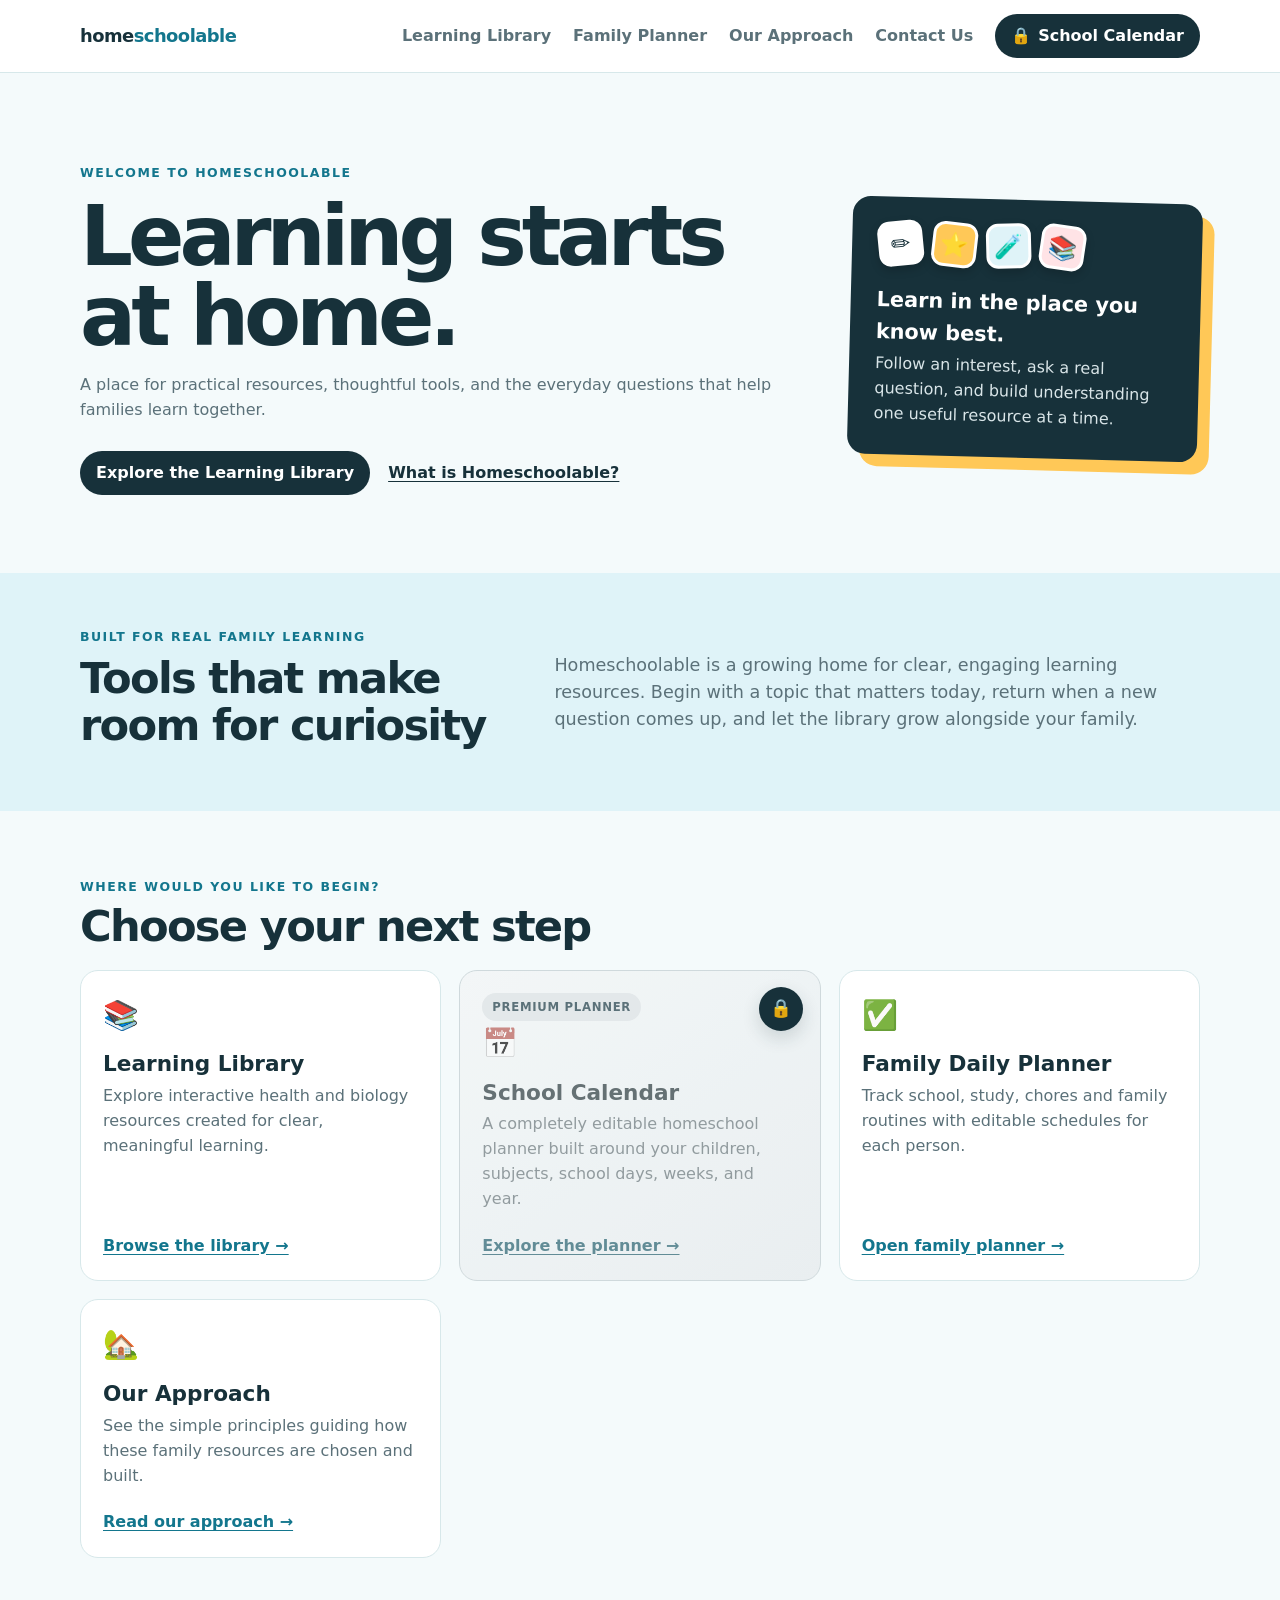
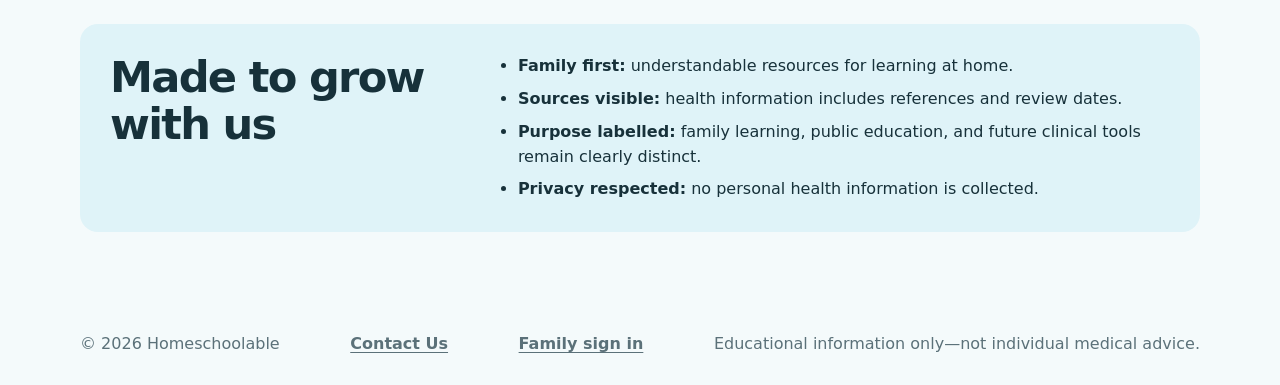
<file: index.html>
<!doctype html><html lang="en"><head><meta charset="utf-8"><meta name="viewport" content="width=device-width,initial-scale=1"><title>Homeschoolable | Learning starts at home</title><meta name="description" content="Practical resources and thoughtful tools for learning together at home."><link rel="stylesheet" href="styles/homeschoolable.css?v=20260908-3"><link rel="stylesheet" href="styles/premium-planner.css?v=20260908-2"></head><body>
<header class="site-header"><nav class="wrap site-nav" aria-label="Main navigation"><a class="brand" href="index.html">home<span>schoolable</span></a><div class="desktop-nav"><a href="learning-library.html">Learning Library</a><a href="family-daily-planner.html">Family Planner</a><a href="#approach">Our Approach</a><a href="contact.html">Contact Us</a><a class="schedule-link premium-trigger" href="planner.html"><span aria-hidden="true">🔒</span> School Calendar</a></div><button class="menu-button" type="button" aria-expanded="false" aria-controls="mobile-menu" aria-label="Open site menu"><span class="menu-icon" aria-hidden="true"></span></button><div class="mobile-menu" id="mobile-menu" hidden><a href="index.html">Home</a><a href="learning-library.html">Learning Library</a><a href="family-daily-planner.html">Family Planner</a><a class="mobile-premium" href="planner.html"><span aria-hidden="true">🔒</span> School Calendar</a><a href="#approach">Our Approach</a><a href="contact.html">Contact Us</a></div></nav></header>
<main><section class="home-hero wrap"><div><div class="eyebrow">Welcome to Homeschoolable</div><h1>Learning starts at home.</h1><p class="lead">A place for practical resources, thoughtful tools, and the everyday questions that help families learn together.</p><div class="hero-actions"><a class="primary-button" href="learning-library.html">Explore the Learning Library</a><a class="text-link" href="#about">What is Homeschoolable?</a></div></div><aside class="stack"><div class="stickers" aria-hidden="true"><span class="sticker">✏️</span><span class="sticker">⭐</span><span class="sticker">🧪</span><span class="sticker">📚</span></div><strong>Learn in the place you know best.</strong><p>Follow an interest, ask a real question, and build understanding one useful resource at a time.</p></aside></section>
<section class="welcome-band" id="about"><div class="wrap welcome-grid"><div><div class="eyebrow">Built for real family learning</div><h2>Tools that make room for curiosity</h2></div><p>Homeschoolable is a growing home for clear, engaging learning resources. Begin with a topic that matters today, return when a new question comes up, and let the library grow alongside your family.</p></div></section>
<section class="wrap home-paths" aria-labelledby="choose-path"><div class="section-head"><div><div class="eyebrow">Where would you like to begin?</div><h2 id="choose-path">Choose your next step</h2></div></div><div class="grid home-grid"><article class="card path-card"><span class="path-icon" aria-hidden="true">📚</span><h3>Learning Library</h3><p>Explore interactive health and biology resources created for clear, meaningful learning.</p><a href="learning-library.html">Browse the library →</a></article><article class="card path-card premium-card" aria-label="School Calendar, premium feature"><div class="premium-lock" aria-hidden="true">🔒</div><span class="premium-badge">Premium planner</span><span class="path-icon" aria-hidden="true">📅</span><h3>School Calendar</h3><p>A completely editable homeschool planner built around your children, subjects, school days, weeks, and year.</p><a class="premium-card-link" href="planner.html">Explore the planner →</a></article><article class="card path-card"><span class="path-icon" aria-hidden="true">✅</span><h3>Family Daily Planner</h3><p>Track school, study, chores and family routines with editable schedules for each person.</p><a href="family-daily-planner.html">Open family planner →</a></article><article class="card path-card"><span class="path-icon" aria-hidden="true">🏡</span><h3>Our Approach</h3><p>See the simple principles guiding how these family resources are chosen and built.</p><a href="#approach">Read our approach →</a></article></div></section>
<section class="principles wrap" id="approach"><h2>Made to grow with us</h2><ul><li><strong>Family first:</strong> understandable resources for learning at home.</li><li><strong>Sources visible:</strong> health information includes references and review dates.</li><li><strong>Purpose labelled:</strong> family learning, public education, and future clinical tools remain clearly distinct.</li><li><strong>Privacy respected:</strong> no personal health information is collected.</li></ul></section></main>
<footer><div class="wrap footer-content"><span>© 2026 Homeschoolable</span><a href="contact.html">Contact Us</a><a href="https://homeschoolable-family.dekkah2000.chatgpt.site/school-planner-v8.html">Family sign in</a><span>Educational information only—not individual medical advice.</span></div></footer><script src="scripts/navigation.js"></script></body></html>
</file>
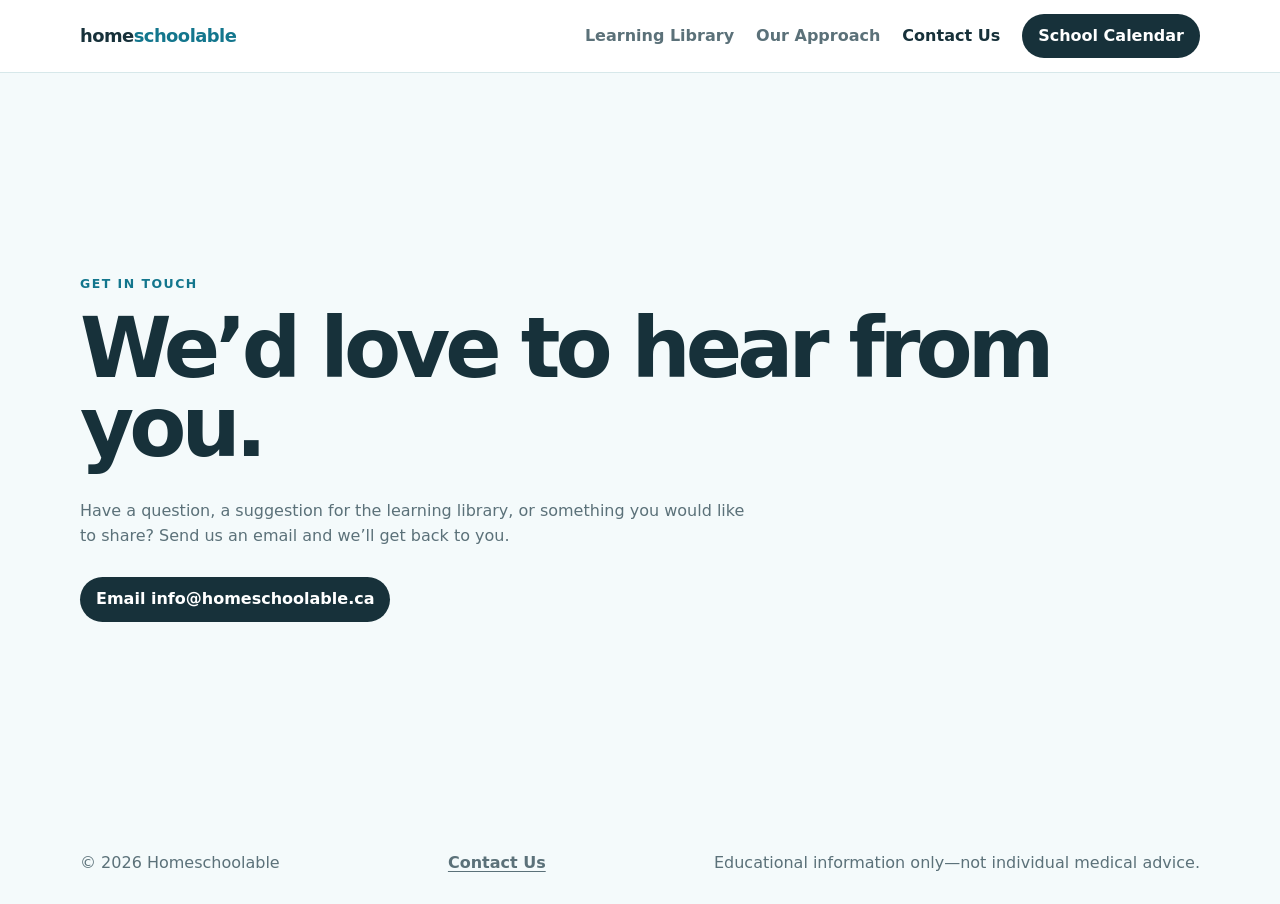
<file: contact.html>
<!doctype html><html lang="en"><head><meta charset="utf-8"><meta name="viewport" content="width=device-width,initial-scale=1"><title>Contact Us | Homeschoolable</title><meta name="description" content="Contact Homeschoolable with a question or suggestion."><link rel="stylesheet" href="styles/homeschoolable.css?v=20260908-2"></head><body><header class="site-header"><nav class="wrap site-nav" aria-label="Main navigation"><a class="brand" href="index.html">home<span>schoolable</span></a><div class="desktop-nav"><a href="learning-library.html">Learning Library</a><a href="index.html#approach">Our Approach</a><a aria-current="page" href="contact.html">Contact Us</a><a class="schedule-link" href="planner.html">School Calendar</a></div><button class="menu-button" type="button" aria-expanded="false" aria-controls="mobile-menu" aria-label="Open site menu"><span class="menu-icon" aria-hidden="true"></span></button><div class="mobile-menu" id="mobile-menu" hidden><a href="index.html">Home</a><a href="learning-library.html">Learning Library</a><a href="planner.html">School Calendar</a><a href="index.html#approach">Our Approach</a><a aria-current="page" href="contact.html">Contact Us</a></div></nav></header><main class="wrap contact-main"><div class="eyebrow">Get in touch</div><h1>We’d love to hear from you.</h1><p class="lead">Have a question, a suggestion for the learning library, or something you would like to share? Send us an email and we’ll get back to you.</p><a class="primary-button" href="mailto:info@homeschoolable.ca">Email info@homeschoolable.ca</a></main><footer><div class="wrap footer-content"><span>© 2026 Homeschoolable</span><a href="contact.html">Contact Us</a><span>Educational information only—not individual medical advice.</span></div></footer><script src="scripts/navigation.js"></script></body></html>
</file>
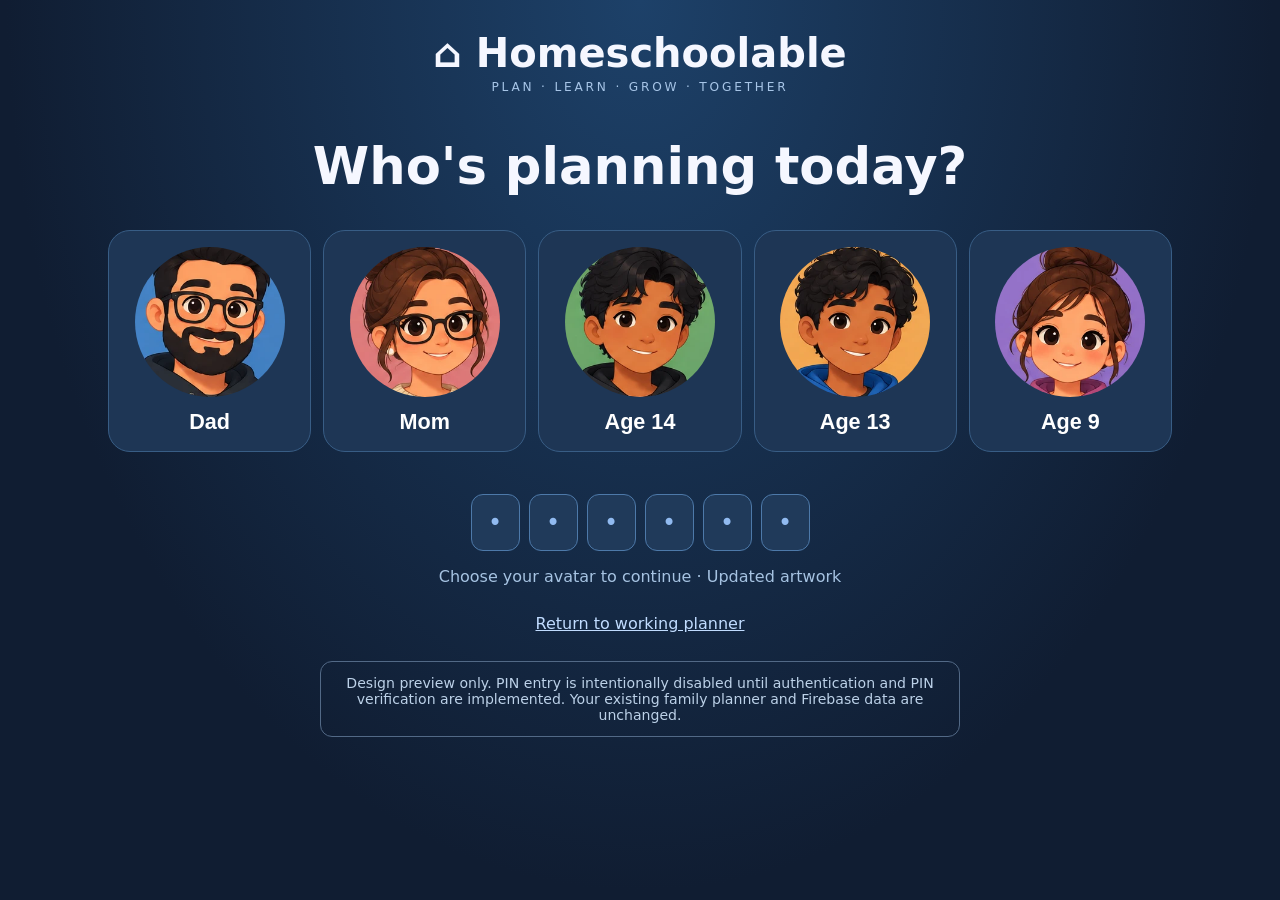
<file: family-login-preview.html>
<!doctype html>
<html lang="en"><head><meta charset="utf-8"><meta name="viewport" content="width=device-width,initial-scale=1"><title>Family Login Preview · Approved Avatars | Homeschoolable</title>
<style>
:root{font-family:system-ui,-apple-system,Segoe UI,sans-serif;color:#f5f7ff;background:#101d32}*{box-sizing:border-box}body{margin:0;min-height:100vh;background:radial-gradient(ellipse at 50% 0%,#1d4169,#101d32 70%)}main{max-width:1100px;margin:auto;padding:30px 18px 70px;text-align:center}h1{font-size:clamp(2rem,5vw,3.2rem);margin:42px 0 34px}.logo{font-size:clamp(1.5rem,4vw,2.5rem);font-weight:800}.tag{font-size:.76rem;letter-spacing:.23em;color:#a7c5e7;margin-top:4px}.grid{display:grid;grid-template-columns:repeat(5,minmax(0,1fr));gap:12px}.profile{border:1px solid #385d85;background:#1e3655;color:white;border-radius:22px;padding:16px 9px;cursor:pointer;transition:transform .15s,border-color .15s}.profile:hover,.profile:focus-visible,.profile.active{transform:translateY(-3px);border-color:#9ac8ff;outline:none}.portrait{display:block;width:100%;max-width:150px;aspect-ratio:1;margin:0 auto 12px;border-radius:50%;overflow:hidden}.portrait img{width:100%;height:100%;object-fit:cover;display:block}.name{font-size:clamp(.85rem,2vw,1.35rem);font-weight:750}.pin{margin:42px auto 0;max-width:420px}.digits{display:flex;justify-content:center;gap:9px}.digits span{width:49px;height:57px;border:1px solid #4d79a9;background:#203a5a;border-radius:12px;display:grid;place-items:center;color:#91baf0;font-size:1.5rem}.muted{color:#a6c3e2}.actions{margin:28px auto;display:flex;gap:10px;justify-content:center;flex-wrap:wrap}a{color:#c1dcff}.notice{max-width:640px;margin:25px auto;padding:13px;border:1px solid #526986;border-radius:12px;color:#bcd1e8;font-size:.88rem}.hidden{display:none}@media(max-width:700px){.grid{grid-template-columns:repeat(3,minmax(0,1fr))}.profile{border-radius:15px;padding:10px 5px}.digits span{width:38px;height:47px}}@media(max-width:370px){.grid{gap:7px}.grid .name{font-size:.8rem}}
</style></head><body><main><div class="logo">⌂ Homeschoolable</div><div class="tag">PLAN · LEARN · GROW · TOGETHER</div><h1>Who's planning today?</h1><div class="grid" id="profiles"></div><section class="pin"><div class="digits" aria-hidden="true"><span>•</span><span>•</span><span>•</span><span>•</span><span>•</span><span>•</span></div><p class="muted" id="hint">Choose your avatar to continue · Updated artwork</p></section><div class="actions"><a href="family-daily-planner.html">Return to working planner</a></div><p class="notice">Design preview only. PIN entry is intentionally disabled until authentication and PIN verification are implemented. Your existing family planner and Firebase data are unchanged.</p></main>
<script>
const profiles=[{id:"dad",name:"Dad",image:"dad.webp"},{id:"mom",name:"Mom",image:"mom.webp"},{id:"14",name:"Age 14",image:"age-14.webp"},{id:"13",name:"Age 13",image:"age-13.webp"},{id:"9",name:"Age 9",image:"age-9.webp"}];
const root=document.getElementById("profiles");for(const p of profiles){const b=document.createElement("button");b.className="profile";b.type="button";b.innerHTML=`<span class="portrait"><img src="${p.image+"?v=20261028b"}" alt="Cartoon avatar of ${p.name}" loading="lazy" width="150" height="150"></span><span class="name">${p.name}</span>`;b.onclick=()=>{document.querySelectorAll(".profile").forEach(x=>x.classList.remove("active"));b.classList.add("active");document.getElementById("hint").textContent=p.name+" selected · PIN setup in development"};root.append(b)}
</script></body></html>
</file>
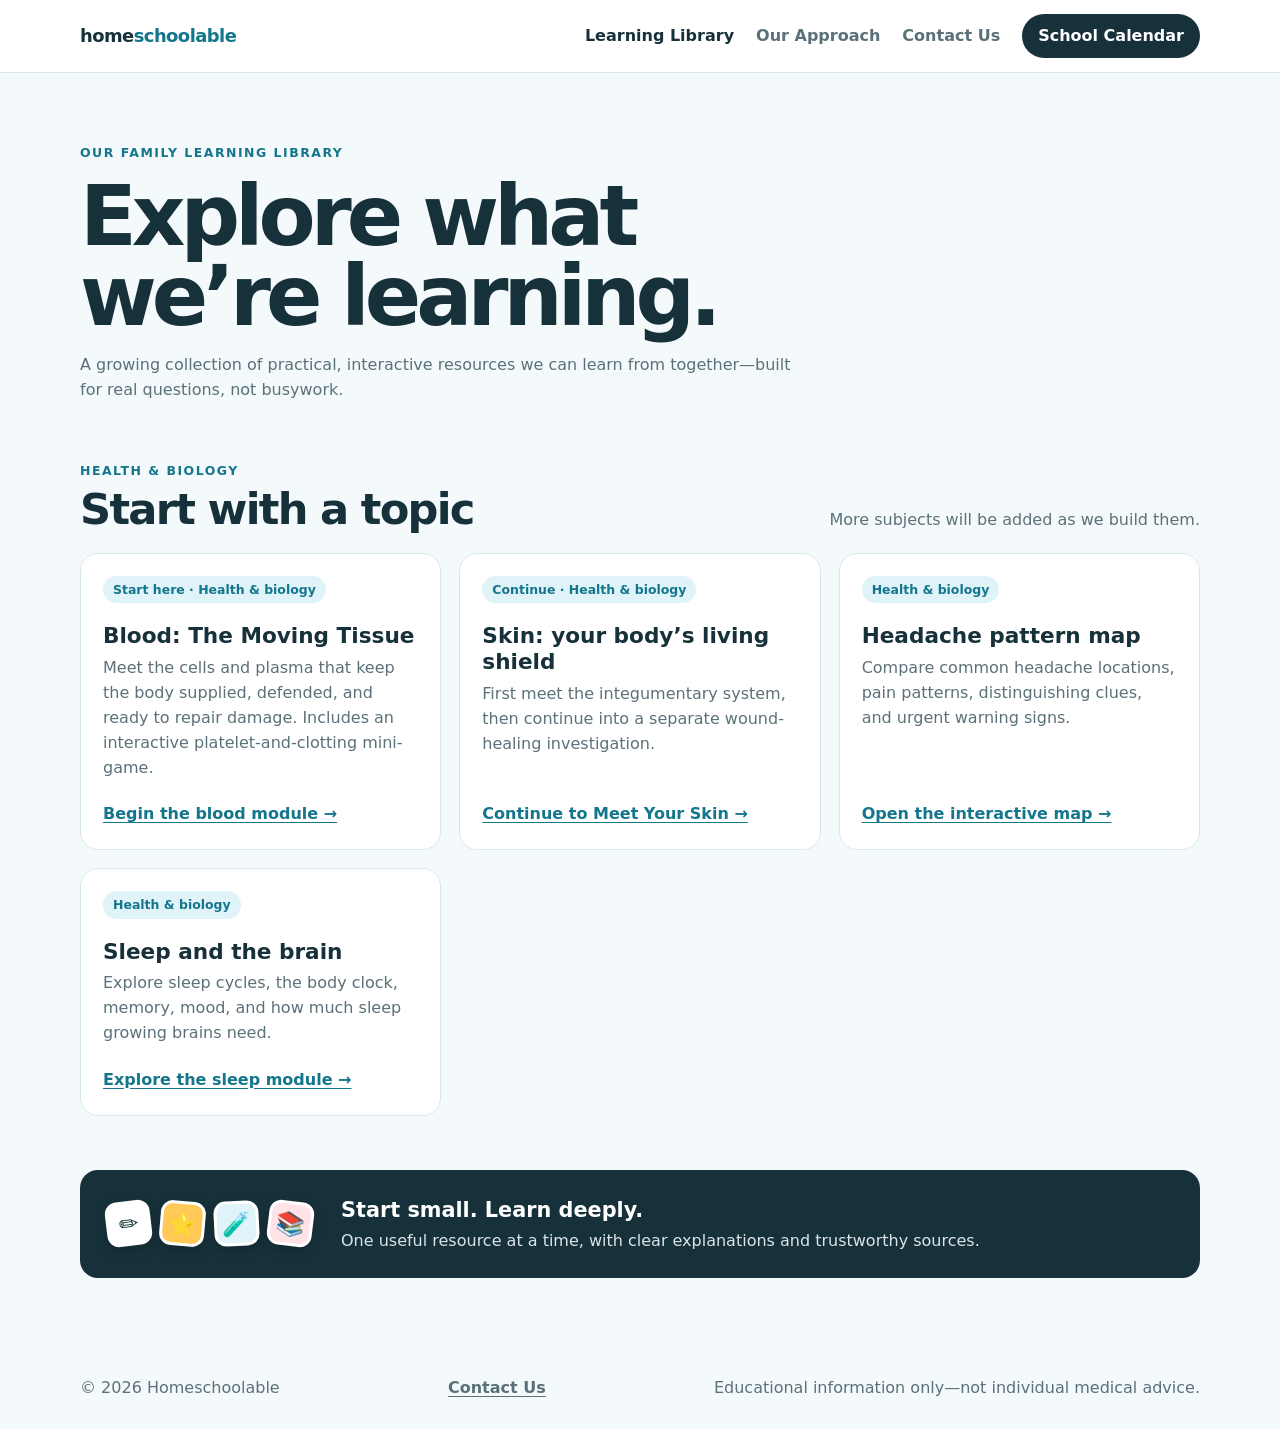
<file: learning-library.html>
<!doctype html><html lang="en"><head><meta charset="utf-8"><meta name="viewport" content="width=device-width,initial-scale=1"><title>Learning Library | Homeschoolable</title><meta name="description" content="Explore practical, interactive learning resources for families."><link rel="stylesheet" href="styles/homeschoolable.css"></head><body>
<header class="site-header"><nav class="wrap site-nav" aria-label="Main navigation"><a class="brand" href="index.html">home<span>schoolable</span></a><div class="desktop-nav"><a aria-current="page" href="learning-library.html">Learning Library</a><a href="index.html#approach">Our Approach</a><a href="contact.html">Contact Us</a><a class="schedule-link" href="planner.html">School Calendar</a></div><button class="menu-button" type="button" aria-expanded="false" aria-controls="mobile-menu" aria-label="Open site menu"><span class="menu-icon" aria-hidden="true"></span></button><div class="mobile-menu" id="mobile-menu" hidden><a href="index.html">Home</a><a aria-current="page" href="learning-library.html">Learning Library</a><a href="planner.html">School Calendar</a><a href="index.html#approach">Our Approach</a><a href="contact.html">Contact Us</a></div></nav></header>
<main class="wrap library-main"><section class="library-intro"><div class="eyebrow">Our family learning library</div><h1>Explore what we’re learning.</h1><p class="lead">A growing collection of practical, interactive resources we can learn from together—built for real questions, not busywork.</p></section><section aria-labelledby="health-library"><div class="section-head"><div><div class="eyebrow">Health &amp; biology</div><h2 id="health-library">Start with a topic</h2></div><p>More subjects will be added as we build them.</p></div><div class="grid"><article class="card"><span class="tag">Start here · Health &amp; biology</span><h3>Blood: The Moving Tissue</h3><p>Meet the cells and plasma that keep the body supplied, defended, and ready to repair damage. Includes an interactive platelet-and-clotting mini-game.</p><a href="resources/blood-moving-tissue.html">Begin the blood module →</a></article><article class="card"><span class="tag">Continue · Health &amp; biology</span><h3>Skin: your body’s living shield</h3><p>First meet the integumentary system, then continue into a separate wound-healing investigation.</p><a href="resources/meet-your-skin.html">Continue to Meet Your Skin →</a></article><article class="card"><span class="tag">Health &amp; biology</span><h3>Headache pattern map</h3><p>Compare common headache locations, pain patterns, distinguishing clues, and urgent warning signs.</p><a href="resources/cute-headache-map.html">Open the interactive map →</a></article><article class="card"><span class="tag">Health &amp; biology</span><h3>Sleep and the brain</h3><p>Explore sleep cycles, the body clock, memory, mood, and how much sleep growing brains need.</p><a href="resources/sleep-and-brain.html">Explore the sleep module →</a></article></div></section><aside class="library-note"><div class="stickers" aria-hidden="true"><span class="sticker">✏️</span><span class="sticker">⭐</span><span class="sticker">🧪</span><span class="sticker">📚</span></div><div><strong>Start small. Learn deeply.</strong><p>One useful resource at a time, with clear explanations and trustworthy sources.</p></div></aside></main>
<footer><div class="wrap footer-content"><span>© 2026 Homeschoolable</span><a href="contact.html">Contact Us</a><span>Educational information only—not individual medical advice.</span></div></footer><script src="scripts/navigation.js"></script></body></html>
</file>
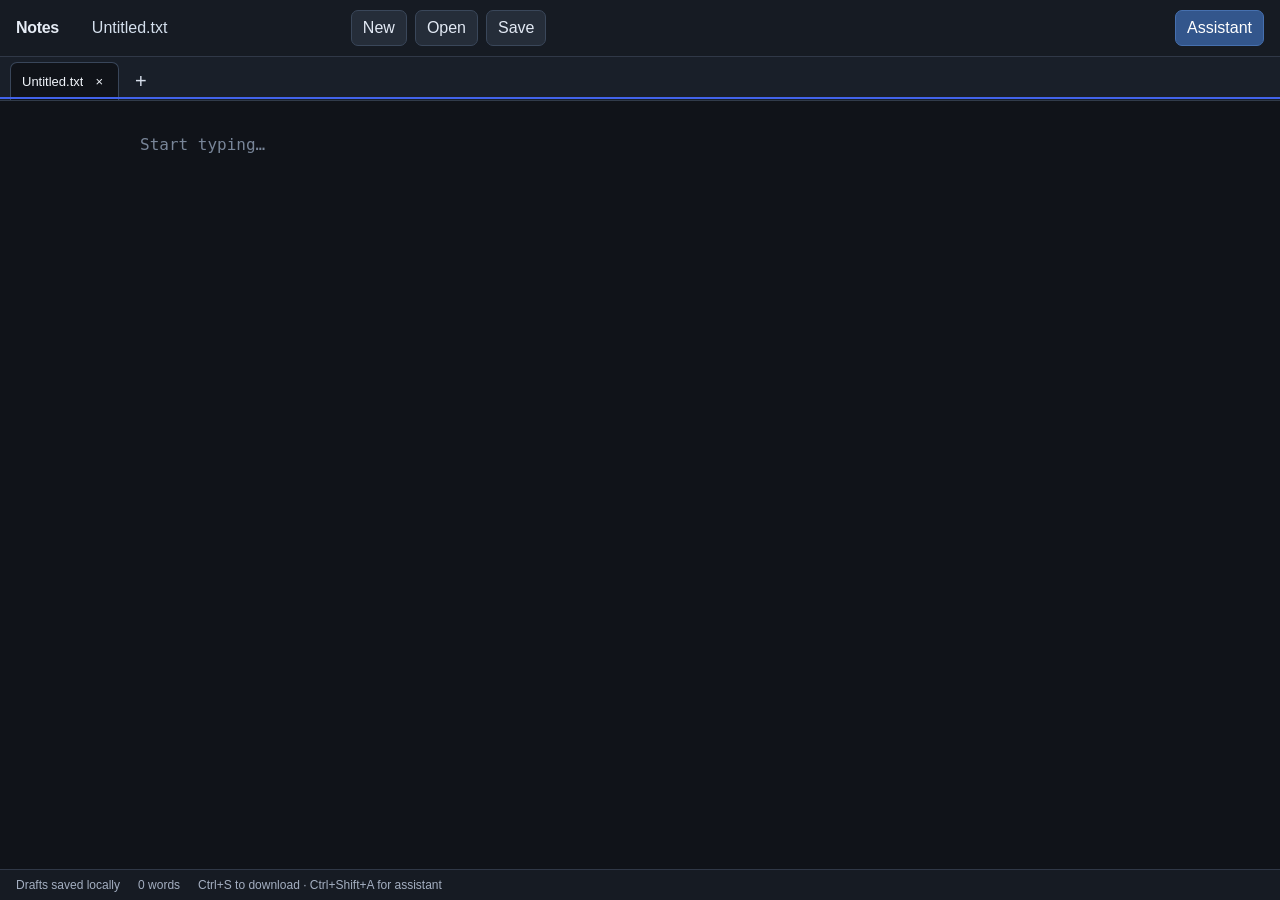
<file: notes.html>
<!doctype html>
<html lang="en">
<head>
<meta charset="utf-8"><meta name="viewport" content="width=device-width, initial-scale=1">
<meta name="theme-color" content="#11151c">
<title>Notes</title>
<style>
:root{font-family:Segoe UI,Arial,sans-serif;color:#232934;background:#f8f9fb;font-synthesis:none}*{box-sizing:border-box}body{margin:0}button,input,textarea{font:inherit}button{cursor:pointer}button:focus-visible,input:focus-visible,textarea:focus-visible{outline:2px solid #4263eb;outline-offset:2px}
.app{height:100dvh;display:flex;flex-direction:column}.toolbar{display:flex;align-items:center;flex-wrap:wrap;gap:8px;padding:10px 16px;background:#fff;border-bottom:1px solid #e6e8ec}.app-name{font-weight:650;letter-spacing:-.02em;margin-right:16px}.filename{min-width:130px;max-width:260px;flex:1;border:1px solid transparent;border-radius:6px;padding:8px;color:#444;background:transparent}.filename:hover,.filename:focus{border-color:#c6cbd5;background:#fff}.tool{background:#fff;border:1px solid #dadfe8;border-radius:7px;padding:8px 11px;color:#323b4c}.tool:hover{background:#f0f3f7}.tool.primary{background:#263e68;color:#fff;border-color:#263e68}.tool.primary:hover{background:#314e7e}.spacer{flex:1}.layout{flex:1;display:flex;min-height:0}.editor-wrap{flex:1;display:flex;flex-direction:column;min-width:0}.editor{flex:1;width:100%;resize:none;border:0;background:#fff;padding:30px max(26px,calc((100vw - 1000px)/2));font:16px/1.7 Consolas,'Cascadia Code',monospace;color:#2a2f37;outline:none}.status{height:31px;border-top:1px solid #e6e8ec;background:#fff;display:flex;align-items:center;gap:18px;padding:0 16px;color:#657084;font-size:12px}.assistant{width:min(380px,42vw);border-left:1px solid #e2e6ee;display:flex;flex-direction:column;background:#f7f8fa}.assistant[hidden]{display:none}.assistant-header{display:flex;justify-content:space-between;align-items:center;padding:15px;border-bottom:1px solid #e2e6ee}.assistant-title{font-weight:650}.assistant-body{padding:16px;display:flex;flex:1;flex-direction:column;min-height:0;gap:13px;overflow:auto}.hint{font-size:13px;line-height:1.5;color:#657084;margin:0}.prompt{width:100%;min-height:130px;padding:11px;border:1px solid #cfd6e0;border-radius:8px;resize:vertical;background:#fff}.assistant-body label{font-size:13px;font-weight:600}.actions{display:flex;flex-wrap:wrap;gap:8px}.note{border:1px solid #e0e5ed;border-radius:9px;background:white;padding:12px;font-size:13px;line-height:1.5}.notice{font-size:12px;color:#586578}.kbd{border:1px solid #c9ced6;border-radius:4px;padding:2px 5px;background:#fff;font-size:12px}.visually-hidden{position:absolute;width:1px;height:1px;overflow:hidden;clip:rect(0,0,0,0)}@media(max-width:750px){.toolbar{padding:8px;gap:6px}.app-name{margin-right:2px}.filename{min-width:85px;width:95px}.editor{padding:20px 16px}.assistant{position:absolute;top:58px;bottom:31px;right:0;z-index:2;width:min(100%,420px);box-shadow:-6px 0 22px #0001}.tool{padding:8px}.hide-small{display:none}}

/* Notes v0.2 — dark workspace */
:root{color-scheme:dark;background:#101319;color:#e1e6ef}
body,.app{background:#101319;color:#e1e6ef}
.toolbar,.status{background:#161b23;border-color:#303847;color:#a4afc1}
.app-name{color:#e6ecf5}.filename{color:#d4dfec}
.filename:hover,.filename:focus{background:#202936;border-color:#5c6b83}
.tool{background:#252d39;border-color:#3a475a;color:#e2e9f4}
.tool:hover{background:#334053}
.tool.primary{background:#33568c;border-color:#4670af;color:#fff}
.tool.primary:hover{background:#4169a4}
.editor{background:#101319;color:#e3e9f3}
.editor::placeholder,.prompt::placeholder{color:#788598}
.assistant{background:#161b23;border-color:#303847}
.assistant-header{border-color:#303847}
.hint,.notice{color:#a4afc1}
.prompt{background:#101721;border-color:#455267;color:#e7ebf3}
.note{background:#202936;border-color:#3a465a}
.kbd{background:#202936;color:#e2e9f4;border-color:#536075}
.tabs{display:flex;align-items:stretch;gap:3px;padding:5px 10px 0;overflow-x:auto;background:#191f29;border-bottom:1px solid #313b4a;min-height:44px}
.tab{display:flex;align-items:center;gap:8px;flex:0 0 auto;min-width:100px;max-width:225px;padding:8px 11px;border:1px solid transparent;border-bottom:0;border-radius:7px 7px 0 0;background:#202834;color:#aebbd0;font-size:13px}
.tab.active{background:#101319;color:#f0f4fa;border-color:#39465a}
.tab-label{overflow:hidden;white-space:nowrap;text-overflow:ellipsis;max-width:155px}
.tab-close{border:0;background:transparent;color:inherit;border-radius:4px;padding:1px 4px}
.tab-close:hover{background:#536075}
.tab-add{background:transparent;border:0;color:#d7dfeb;padding:6px 13px;font-size:20px}
.connection{border:1px solid #3a475b;background:#1d2633;padding:12px;border-radius:8px}
.connection p{margin:6px 0 10px;font-size:13px;line-height:1.5;color:#b6c1d1}
.connection a{color:#a9cbff}
@media(max-width:750px){.assistant{top:101px}.tab{min-width:80px}}
</style>
</head>
<body><div class="app">
<header class="toolbar">
<span class="app-name">Notes</span>
<label class="visually-hidden" for="filename">Document name</label><input id="filename" class="filename" value="Untitled.txt" spellcheck="false" aria-label="Document name">
<button class="tool" id="newBtn" title="New document">New</button>
<button class="tool" id="openBtn" title="Open a text file">Open</button>
<button class="tool" id="saveBtn" title="Download your note as a file (Ctrl+S)">Save</button>
<input id="filePicker" type="file" accept=".txt,.md,.csv,.json,text/plain,text/markdown" hidden>
<span class="spacer"></span><button class="tool primary" id="toggleAssistant" aria-controls="assistant" aria-expanded="false" title="Toggle assistant (Ctrl+Shift+A)">Assistant</button>
</header>
<nav id="tabs" class="tabs" role="tablist" aria-label="Open documents"></nav><div class="layout"><main class="editor-wrap">
<label class="visually-hidden" for="editor">Notes editor</label>
<textarea id="editor" class="editor" spellcheck="true" placeholder="Start typing…" aria-label="Notes editor"></textarea>
<div class="status"><span id="saveState" role="status">Ready</span><span id="wordCount">0 words</span><span class="hide-small">Ctrl+S to download · Ctrl+Shift+A for assistant</span></div>
</main>
<aside id="assistant" class="assistant" hidden aria-label="Assistant workspace">
<div class="assistant-header"><span class="assistant-title">Assistant</span><button id="closeAssistant" class="tool" aria-label="Close assistant">✕</button></div>
<div class="assistant-body">
<div class="connection"><strong>ChatGPT connection</strong><p id="connectionStatus">Not connected. Direct sign-in requires OpenAI app registration and authorization. Until then, the copy-to-ChatGPT workflow remains available.</p><button class="tool" id="connectInfoBtn">Connection information</button></div>
<p class="hint">Prepare a question to send through your existing ChatGPT app. No API key or additional API charges required.</p>
<label for="prompt">Your instruction</label>
<textarea class="prompt" id="prompt" placeholder="For example: Reformat the selected text as a clear SOAP note, without adding facts."></textarea>
<div class="actions"><button class="tool" id="selectionBtn">Use selected text</button><button class="tool" id="documentBtn">Use whole note</button></div>
<div class="note"><strong>Included context</strong><p class="hint" id="scopeDescription">No text selected. Choose selected text or the whole note.</p></div>
<button class="tool primary" id="copyBtn">Copy request for ChatGPT</button>
<button class="tool" id="openChatBtn">Open ChatGPT</button>
<p class="notice" id="copyStatus" role="status"></p>
<p class="notice"><strong>Privacy:</strong> Your draft is saved only in this browser's local storage. It is not uploaded by this page. Anything you copy into ChatGPT is subject to ChatGPT's own settings and policies. Do not enter identifiable patient information into unapproved services. Browser storage is not encrypted, so avoid sensitive information, especially on shared devices.</p>
</div></aside></div></div>
<script>
(()=>{'use strict';
const $=id=>document.getElementById(id),editor=$('editor'),filename=$('filename'),tabs=$('tabs'),status=$('saveState'),count=$('wordCount'),assistant=$('assistant'),toggle=$('toggleAssistant');
const key='homeschoolable.notes.tabs.v2',legacy='homeschoolable.notes.v1';
let docs=[],active=null,scope='none',context='',timer;
function id(){return 'n'+Date.now().toString(36)+Math.random().toString(36).slice(2,8)}
function fresh(name='Untitled.txt',text=''){return {id:id(),name,text}}
try{const saved=JSON.parse(localStorage.getItem(key)||'null');if(saved&&Array.isArray(saved.docs)){docs=saved.docs.filter(d=>typeof d.id==='string'&&typeof d.name==='string'&&typeof d.text==='string').slice(0,40);active=saved.active;}}catch(e){}
if(!docs.length){let old=null;try{old=JSON.parse(localStorage.getItem(legacy)||'null')}catch(e){}docs=[fresh(old?.name||'Untitled.txt',old?.text||'')];active=docs[0].id;}
if(!docs.some(d=>d.id===active))active=docs[0].id;
function current(){return docs.find(d=>d.id===active)}
function persist(){try{localStorage.setItem(key,JSON.stringify({docs,active}));status.textContent='Drafts saved locally';}catch(e){status.textContent='Storage unavailable — download your files';}}
function wordCount(){const v=editor.value.trim();count.textContent=(v?v.split(/\s+/u).length:0)+' words';}
function sync(){const d=current();if(!d)return;d.text=editor.value;d.name=filename.value;wordCount();status.textContent='Saving locally…';renderTabs();clearTimeout(timer);timer=setTimeout(persist,350);}
function renderTabs(){tabs.replaceChildren();docs.forEach(d=>{const tab=document.createElement('div');tab.className='tab'+(d.id===active?' active':'');tab.setAttribute('role','tab');tab.setAttribute('aria-selected',String(d.id===active));tab.title=d.name;const label=document.createElement('span');label.className='tab-label';label.textContent=d.name||'Untitled.txt';const close=document.createElement('button');close.type='button';close.className='tab-close';close.title='Close '+d.name;close.setAttribute('aria-label','Close '+d.name);close.textContent='×';close.addEventListener('click',()=>closeTab(d.id));tab.append(label,close);tab.tabIndex=0;tab.addEventListener('click',e=>{if(e.target!==close)activate(d.id)});tab.addEventListener('keydown',e=>{if(e.key==='Enter'||e.key===' '){e.preventDefault();activate(d.id)}});tabs.append(tab)});const add=document.createElement('button');add.type='button';add.className='tab-add';add.textContent='+';add.title='New tab (Ctrl+T)';add.setAttribute('aria-label','New note tab');add.addEventListener('click',newTab);tabs.append(add);}
function activate(which){if(!docs.some(d=>d.id===which))return;active=which;editor.value=current().text;filename.value=current().name;scope='none';context='';$('scopeDescription').textContent='No text selected. Choose selected text or the whole note.';renderTabs();wordCount();persist();editor.focus();}
function newTab(){const d=fresh();docs.push(d);activate(d.id);}
function closeTab(which){const d=docs.find(x=>x.id===which);if(!d)return;if(d.text.trim()&&!confirm('Close '+d.name+'? Download first if you need to keep a file copy.'))return;docs=docs.filter(x=>x.id!==which);if(!docs.length)docs=[fresh()];if(active===which)active=docs[Math.max(0,docs.length-1)].id;activate(active);}
editor.addEventListener('input',sync);filename.addEventListener('input',sync);activate(active);
function setAssistant(open){assistant.hidden=!open;toggle.setAttribute('aria-expanded',String(open));if(open)$('prompt').focus();else editor.focus();}
toggle.addEventListener('click',()=>setAssistant(assistant.hidden));$('closeAssistant').addEventListener('click',()=>setAssistant(false));
function safeName(){let n=filename.value.trim().replace(/[\\/:*?"<>|\x00-\x1F]/g,'_')||'Untitled.txt';if(!/\.(txt|md|csv|json)$/i.test(n))n+='.txt';return n;}
function download(){const blob=new Blob([editor.value],{type:'text/plain;charset=utf-8'}),url=URL.createObjectURL(blob),a=document.createElement('a');a.href=url;a.download=safeName();document.body.append(a);a.click();a.remove();setTimeout(()=>URL.revokeObjectURL(url),1000);status.textContent='File download requested';}
$('saveBtn').addEventListener('click',download);
$('openBtn').addEventListener('click',()=>$('filePicker').click());
$('filePicker').addEventListener('change',async e=>{const file=e.target.files?.[0];if(!file)return;if(file.size>2*1024*1024){alert('Please use a text file smaller than 2 MB.');e.target.value='';return;}const text=await file.text();const d=fresh(file.name,text);docs.push(d);activate(d.id);e.target.value='';});
$('newBtn').addEventListener('click',newTab);
function setScope(next){scope=next;context=next==='selection'?editor.value.substring(editor.selectionStart,editor.selectionEnd):editor.value;if(next==='selection'&&!context){scope='none';$('scopeDescription').textContent='Select text in the editor first.';return;}$('scopeDescription').textContent=(scope==='selection'?'Selected text':'Entire note')+' · '+context.length+' characters';}
$('selectionBtn').addEventListener('click',()=>setScope('selection'));$('documentBtn').addEventListener('click',()=>setScope('document'));
function compose(){const instruction=$('prompt').value.trim();if(!instruction)throw Error('Write an instruction first.');if(scope==='none')throw Error('Choose selected text or the whole note first.');if(!context.trim())throw Error('There is no text to include.');return instruction+'\n\n--- Notes ---\n'+context;}
$('copyBtn').addEventListener('click',async()=>{try{const value=compose();await navigator.clipboard.writeText(value);$('copyStatus').textContent='Copied. Paste into ChatGPT.';}catch(e){$('copyStatus').textContent=e.message||'Copy failed. Check clipboard permissions.';}});
$('openChatBtn').addEventListener('click',()=>window.open('https://chatgpt.com/','_blank','noopener,noreferrer'));
$('connectInfoBtn').addEventListener('click',()=>{alert('Direct Sign in with ChatGPT is currently limited to approved website integrations. This site is not registered for OAuth yet, so login and AI requests are not enabled. See OpenAI developer documentation for website registration requirements.');window.open('https://developers.openai.com/siwc/website','_blank','noopener,noreferrer');});
document.addEventListener('keydown',e=>{if((e.ctrlKey||e.metaKey)&&e.key.toLowerCase()==='s'){e.preventDefault();download();}if((e.ctrlKey||e.metaKey)&&e.key.toLowerCase()==='t'){e.preventDefault();newTab();}if((e.ctrlKey||e.metaKey)&&e.shiftKey&&e.key.toLowerCase()==='a'){e.preventDefault();setAssistant(assistant.hidden);}});
})();
</script></body></html>
</file>
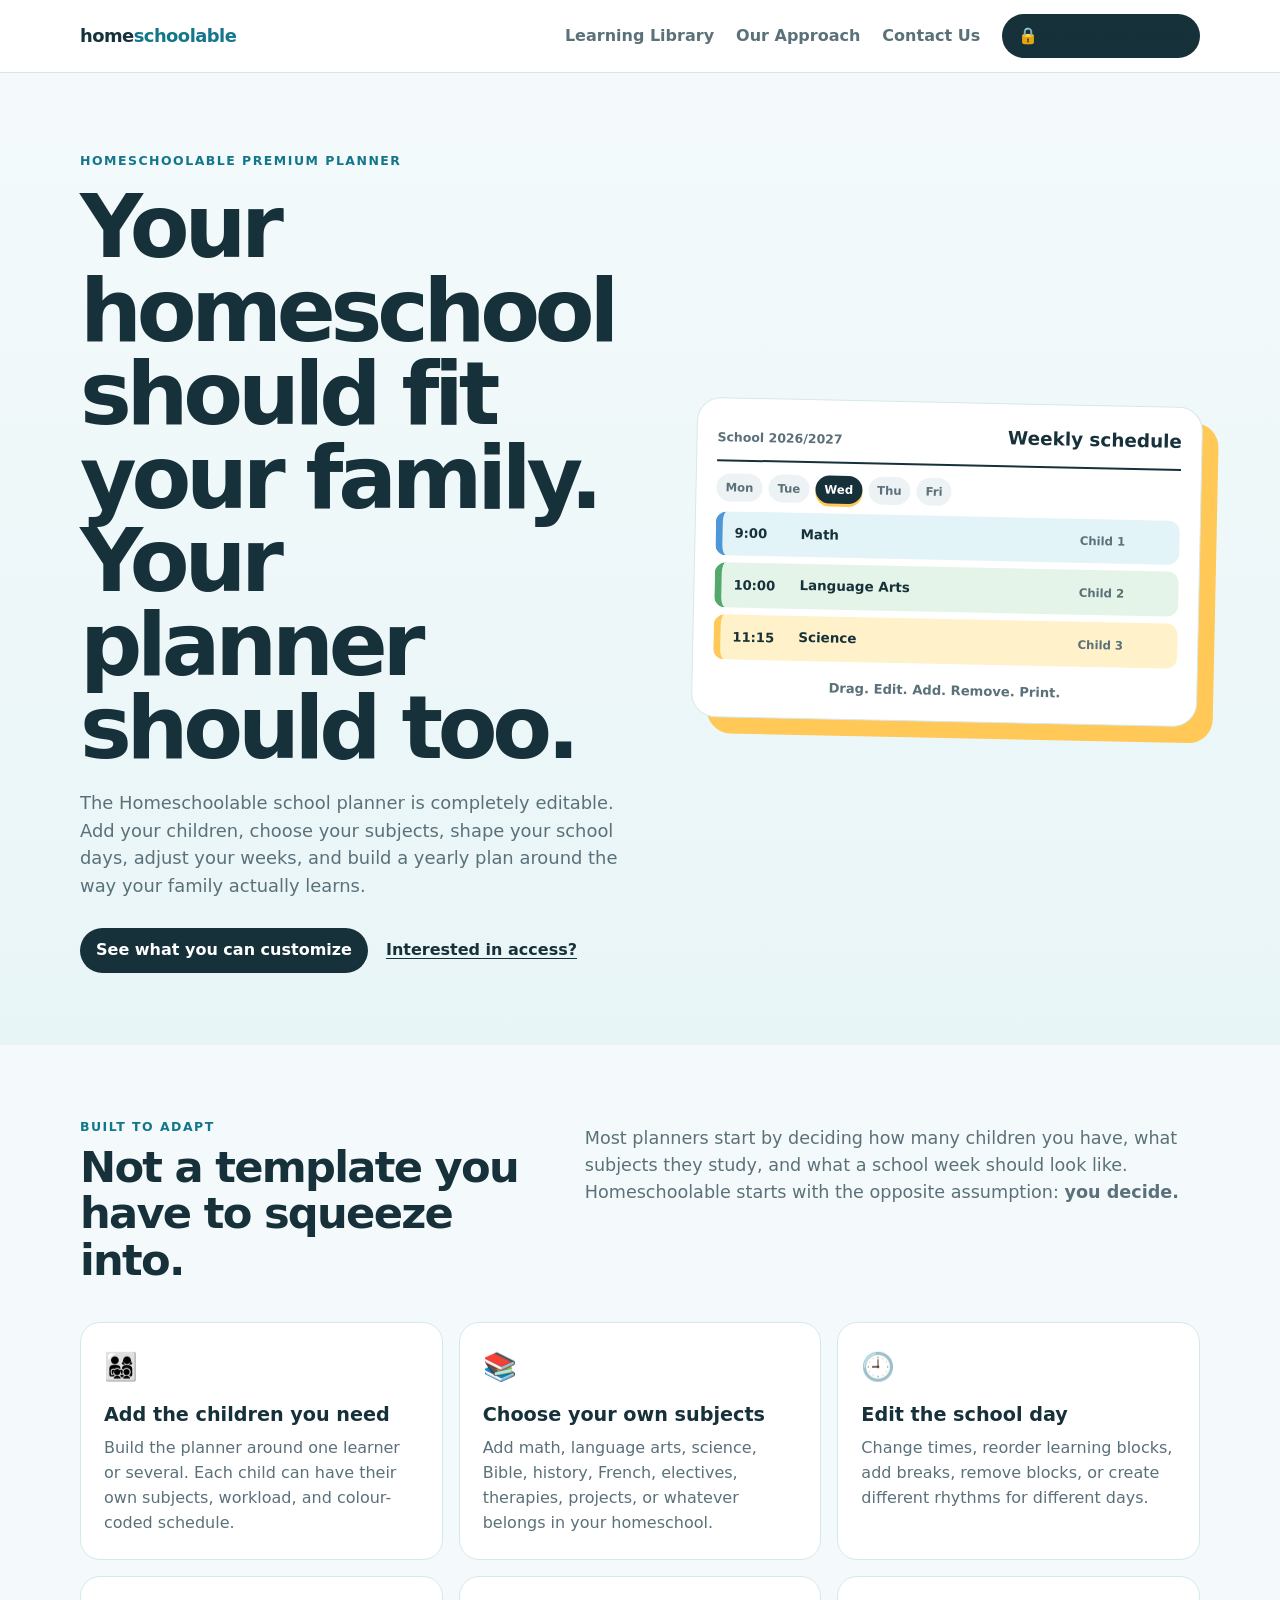
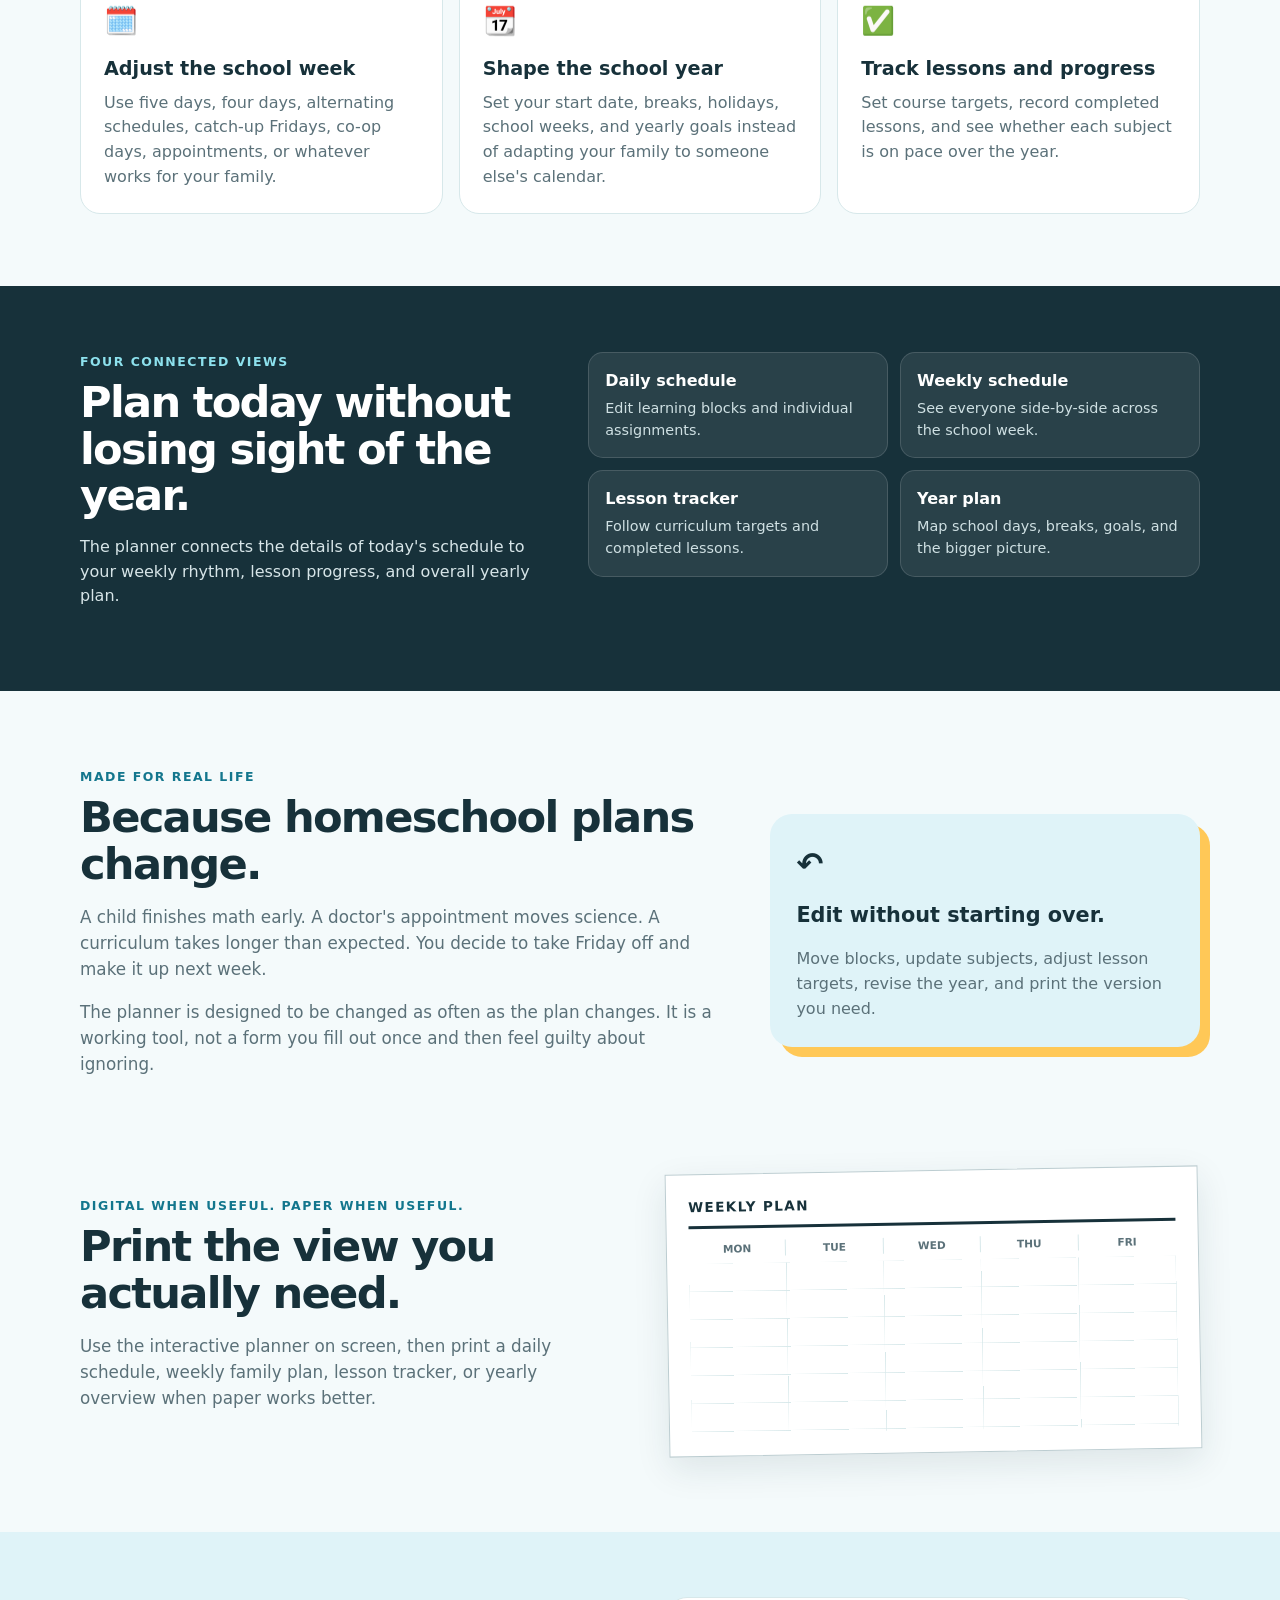
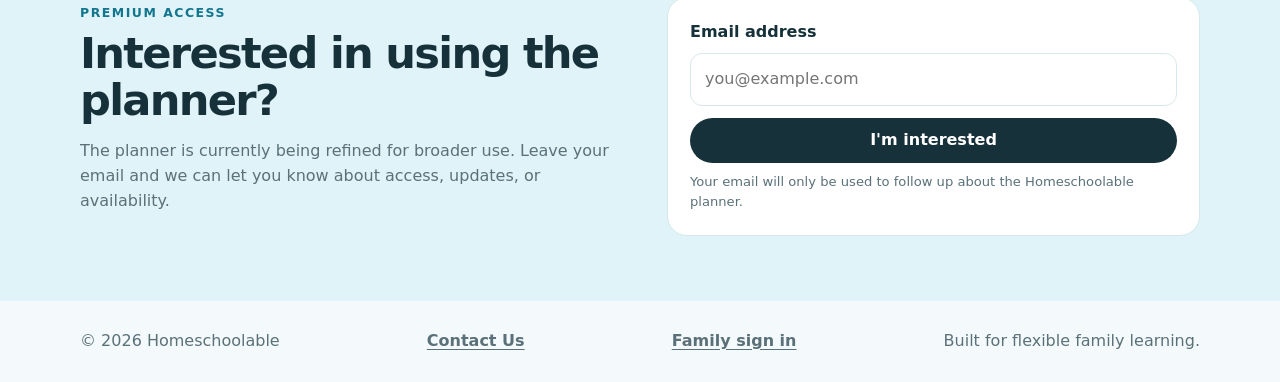
<file: planner.html>
<!doctype html><html lang="en"><head><meta charset="utf-8"><meta name="viewport" content="width=device-width,initial-scale=1"><title>Homeschool Planner | Homeschoolable</title><meta name="description" content="A completely editable homeschool planner built around your children, subjects, school days, weeks and year."><link rel="stylesheet" href="styles/homeschoolable.css?v=20260908-3"><link rel="stylesheet" href="styles/premium-planner.css?v=20260908-2"></head><body>
<header class="site-header"><nav class="wrap site-nav" aria-label="Main navigation"><a class="brand" href="index.html">home<span>schoolable</span></a><div class="desktop-nav"><a href="learning-library.html">Learning Library</a><a href="index.html#approach">Our Approach</a><a href="contact.html">Contact Us</a><a class="schedule-link" href="planner.html" aria-current="page"><span aria-hidden="true">🔒</span> School Calendar</a></div><button class="menu-button" type="button" aria-expanded="false" aria-controls="mobile-menu" aria-label="Open site menu"><span class="menu-icon" aria-hidden="true"></span></button><div class="mobile-menu" id="mobile-menu" hidden><a href="index.html">Home</a><a href="learning-library.html">Learning Library</a><a href="planner.html">School Calendar</a><a href="index.html#approach">Our Approach</a><a href="contact.html">Contact Us</a></div></nav></header>
<main>
<section class="planner-hero"><div class="wrap planner-hero-grid"><div><div class="eyebrow">Homeschoolable Premium Planner</div><h1>Your homeschool should fit your family. Your planner should too.</h1><p class="lead">The Homeschoolable school planner is completely editable. Add your children, choose your subjects, shape your school days, adjust your weeks, and build a yearly plan around the way your family actually learns.</p><div class="hero-actions"><a class="primary-button" href="#features">See what you can customize</a><a class="text-link" href="#interest">Interested in access?</a></div></div><aside class="planner-demo" aria-label="Planner feature preview"><div class="demo-top"><span>School 2026/2027</span><strong>Weekly schedule</strong></div><div class="demo-tabs"><span>Mon</span><span>Tue</span><span class="active">Wed</span><span>Thu</span><span>Fri</span></div><div class="demo-row blue"><b>9:00</b><span>Math</span><span>Child 1</span></div><div class="demo-row green"><b>10:00</b><span>Language Arts</span><span>Child 2</span></div><div class="demo-row gold"><b>11:15</b><span>Science</span><span>Child 3</span></div><div class="demo-note">Drag. Edit. Add. Remove. Print.</div></aside></div></section>
<section class="wrap planner-intro" id="features"><div><div class="eyebrow">Built to adapt</div><h2>Not a template you have to squeeze into.</h2></div><p>Most planners start by deciding how many children you have, what subjects they study, and what a school week should look like. Homeschoolable starts with the opposite assumption: <strong>you decide.</strong></p></section>
<section class="wrap feature-grid">
<article class="feature-card"><span class="feature-icon">👨‍👩‍👧‍👦</span><h3>Add the children you need</h3><p>Build the planner around one learner or several. Each child can have their own subjects, workload, and colour-coded schedule.</p></article>
<article class="feature-card"><span class="feature-icon">📚</span><h3>Choose your own subjects</h3><p>Add math, language arts, science, Bible, history, French, electives, therapies, projects, or whatever belongs in your homeschool.</p></article>
<article class="feature-card"><span class="feature-icon">🕘</span><h3>Edit the school day</h3><p>Change times, reorder learning blocks, add breaks, remove blocks, or create different rhythms for different days.</p></article>
<article class="feature-card"><span class="feature-icon">🗓️</span><h3>Adjust the school week</h3><p>Use five days, four days, alternating schedules, catch-up Fridays, co-op days, appointments, or whatever works for your family.</p></article>
<article class="feature-card"><span class="feature-icon">📆</span><h3>Shape the school year</h3><p>Set your start date, breaks, holidays, school weeks, and yearly goals instead of adapting your family to someone else's calendar.</p></article>
<article class="feature-card"><span class="feature-icon">✅</span><h3>Track lessons and progress</h3><p>Set course targets, record completed lessons, and see whether each subject is on pace over the year.</p></article>
</section>
<section class="planner-band"><div class="wrap planner-band-grid"><div><div class="eyebrow">Four connected views</div><h2>Plan today without losing sight of the year.</h2><p>The planner connects the details of today's schedule to your weekly rhythm, lesson progress, and overall yearly plan.</p></div><div class="view-list"><div><strong>Daily schedule</strong><span>Edit learning blocks and individual assignments.</span></div><div><strong>Weekly schedule</strong><span>See everyone side-by-side across the school week.</span></div><div><strong>Lesson tracker</strong><span>Follow curriculum targets and completed lessons.</span></div><div><strong>Year plan</strong><span>Map school days, breaks, goals, and the bigger picture.</span></div></div></div></section>
<section class="wrap planner-flex"><div class="planner-flex-copy"><div class="eyebrow">Made for real life</div><h2>Because homeschool plans change.</h2><p>A child finishes math early. A doctor's appointment moves science. A curriculum takes longer than expected. You decide to take Friday off and make it up next week.</p><p>The planner is designed to be changed as often as the plan changes. It is a working tool, not a form you fill out once and then feel guilty about ignoring.</p></div><div class="flex-note"><span aria-hidden="true">↶</span><strong>Edit without starting over.</strong><p>Move blocks, update subjects, adjust lesson targets, revise the year, and print the version you need.</p></div></section>
<section class="wrap print-section"><div><div class="eyebrow">Digital when useful. Paper when useful.</div><h2>Print the view you actually need.</h2><p>Use the interactive planner on screen, then print a daily schedule, weekly family plan, lesson tracker, or yearly overview when paper works better.</p></div><div class="print-sheet"><div class="sheet-title">WEEKLY PLAN</div><div class="sheet-columns"><span>MON</span><span>TUE</span><span>WED</span><span>THU</span><span>FRI</span></div><div class="sheet-lines"></div></div></section>
<section class="interest-band" id="interest"><div class="wrap interest-grid"><div><div class="eyebrow">Premium access</div><h2>Interested in using the planner?</h2><p>The planner is currently being refined for broader use. Leave your email and we can let you know about access, updates, or availability.</p></div><form class="interest-form" action="https://formsubmit.co/dekkah2000@gmail.com" method="POST"><label for="planner-email">Email address</label><input id="planner-email" name="email" type="email" autocomplete="email" placeholder="you@example.com" required><input type="text" name="_honey" class="honeypot" tabindex="-1" autocomplete="off"><input type="hidden" name="_subject" value="Homeschoolable planner interest"><input type="hidden" name="resource" value="Homeschoolable premium planner"><input type="hidden" name="_captcha" value="false"><input type="hidden" name="_template" value="table"><button class="primary-button" type="submit">I'm interested</button><p class="form-note">Your email will only be used to follow up about the Homeschoolable planner.</p></form></div></section>
</main>
<footer><div class="wrap footer-content"><span>© 2026 Homeschoolable</span><a href="contact.html">Contact Us</a><a href="https://homeschoolable-family.dekkah2000.chatgpt.site/school-planner-v8.html">Family sign in</a><span>Built for flexible family learning.</span></div></footer><script src="scripts/navigation.js"></script></body></html>
</file>
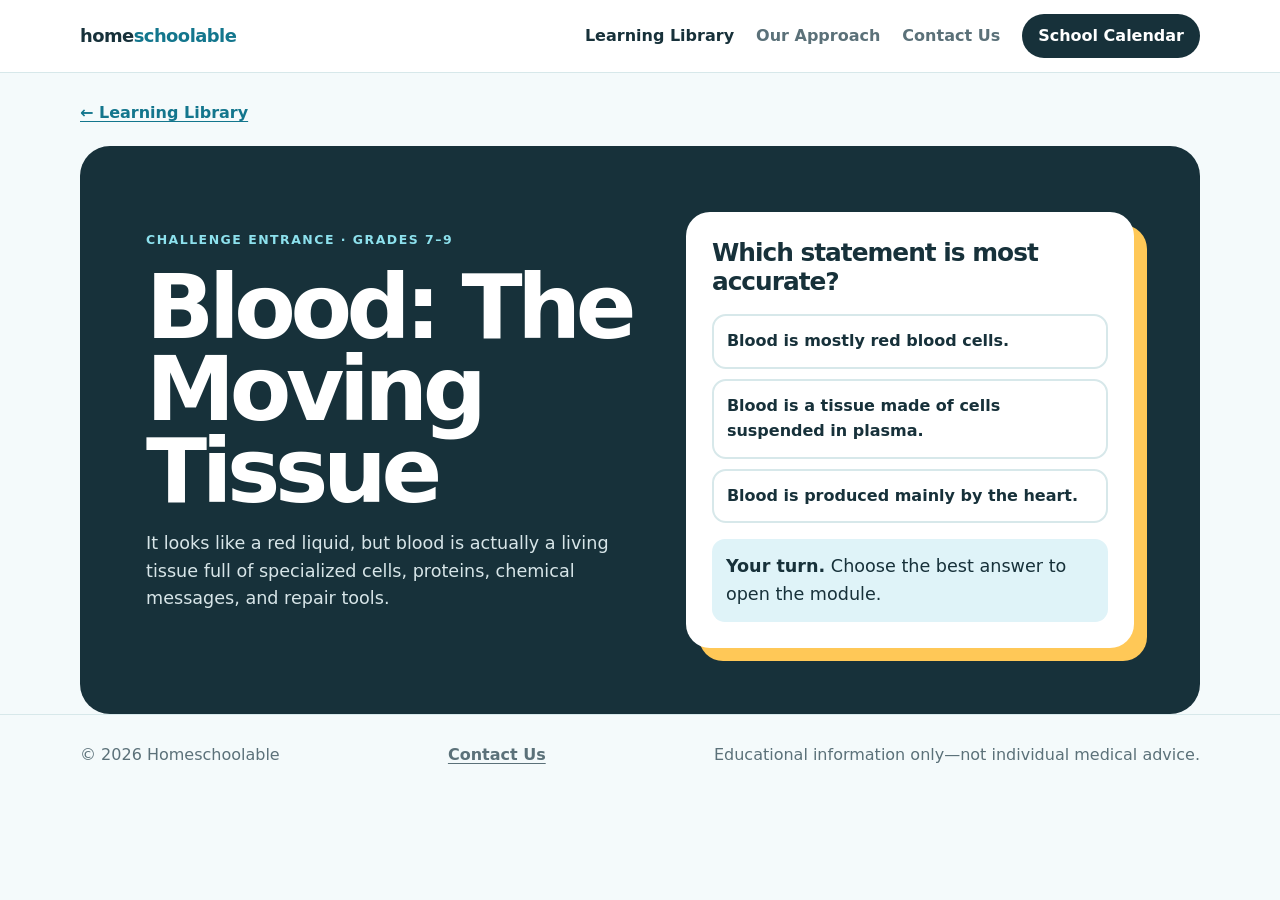
<file: resources/blood-moving-tissue.html>
<!doctype html>
<html lang="en">
<head>
<meta charset="utf-8"><meta name="viewport" content="width=device-width,initial-scale=1">
<title>Blood: The Moving Tissue | Homeschoolable</title>
<meta name="description" content="An interactive Grades 7–9 introduction to blood, blood cells, bone marrow, clotting, and how blood connects to wound healing.">
<link rel="stylesheet" href="../styles/homeschoolable.css?v=6">
<style>
:root{--blood:#a83d4b;--blood-soft:#ffedef}
.blood-grid{display:grid;grid-template-columns:repeat(2,minmax(0,1fr));gap:16px}.blood-card{min-height:0}.blood-card h3{margin:.2em 0}.blood-card p{color:var(--muted);margin-bottom:0}
.flow{display:grid;grid-template-columns:repeat(4,minmax(0,1fr));gap:10px;margin-top:20px}.step{background:#fff;border:1px solid var(--line);border-radius:var(--radius);padding:17px}.step strong{display:block;font-size:1.05rem}.step span{color:var(--muted);font-size:.92rem}.arrow{text-align:center;font-size:1.2rem;font-weight:850;color:var(--brand)}
.knights{background:var(--warn);border-radius:28px;padding:clamp(24px,5vw,44px)}.knights h2{margin:.1em 0}.knights>p{max-width:820px}.game{display:grid;grid-template-columns:repeat(3,minmax(0,1fr));gap:12px;margin-top:20px}.role{background:#fff;color:var(--ink);border-radius:18px;padding:18px;border:2px solid transparent;cursor:pointer;text-align:left}.role:hover,.role:focus-visible{border-color:var(--brand)}.role .icon{font-size:2rem}.role small{display:block;color:var(--muted)}.role-answer{margin-top:16px;background:#fff;border-radius:16px;padding:16px;min-height:72px}
.module-page-footer{border-top:1px solid var(--line)}
@media(max-width:800px){.blood-grid,.flow,.game{grid-template-columns:1fr}}
</style></head>
<body>
<header class="site-header"><nav class="wrap site-nav" aria-label="Main navigation"><a class="brand" href="../index.html">home<span>schoolable</span></a><div class="desktop-nav"><a aria-current="page" href="../learning-library.html">Learning Library</a><a href="../index.html#approach">Our Approach</a><a href="../contact.html">Contact Us</a><a class="schedule-link" href="../planner.html">School Calendar</a></div><button class="menu-button" type="button" aria-expanded="false" aria-controls="mobile-menu" aria-label="Open site menu"><span class="menu-icon" aria-hidden="true"></span></button><div class="mobile-menu" id="mobile-menu" hidden><a href="../index.html">Home</a><a aria-current="page" href="../learning-library.html">Learning Library</a><a href="../planner.html">School Calendar</a><a href="../index.html#approach">Our Approach</a><a href="../contact.html">Contact Us</a></div></nav></header>

<main class="shell module-main"><nav class="module-path" aria-label="Learning sequence"><a href="../learning-library.html">← Learning Library</a></nav><header class="module-hero"><div><div class="eyebrow">Challenge entrance · Grades 7–9</div><h1>Blood: The Moving Tissue</h1><p>It looks like a red liquid, but blood is actually a living tissue full of specialized cells, proteins, chemical messages, and repair tools.</p></div><section class="module-quiz" data-module-entrance data-content="module-content" aria-labelledby="entry-question"><h2 id="entry-question">Which statement is most accurate?</h2><div class="module-choices"><button class="module-choice" data-answer="wrong">Blood is mostly red blood cells.</button><button class="module-choice" data-answer="correct">Blood is a tissue made of cells suspended in plasma.</button><button class="module-choice" data-answer="wrong">Blood is produced mainly by the heart.</button></div><p id="entry-feedback" class="module-feedback" aria-live="polite"><strong>Your turn.</strong> Choose the best answer to open the module.</p><button class="primary-button module-enter" type="button" hidden>Continue into the module →</button><template data-correct><strong>Correct.</strong> Blood is connective tissue: cells and cell fragments travel in a liquid matrix called plasma. Select Continue when you are ready.</template><template data-incorrect><strong>Not quite.</strong> Look for the answer that explains both the cells and the liquid around them.</template></section></header>
<div id="module-content" class="module-content" hidden>
<section class="module-section" ><div class="module-section-heading"><div class="eyebrow">Blood, the “unknown organ”</div><h2 data-module-opening tabindex="-1">More than a delivery fluid</h2><p>Blood is classified as connective tissue because living cells are suspended in a liquid extracellular matrix called <strong>plasma</strong>. It transports oxygen and nutrients, removes wastes, carries hormones, regulates temperature and pH, fights infection, and repairs damaged vessels.</p></div></section>
<section class="module-section"><div class="module-section-heading"><div class="eyebrow">Meet the team</div><h2>What is blood made of?</h2><p>Think of blood as a busy moving city. Plasma is the roadway, and the formed elements are the workers travelling through it.</p></div><div class="blood-grid"><article class="card blood-card"><h3>Plasma</h3><p>The pale liquid portion of blood. It is mostly water but also carries proteins, electrolytes, nutrients, hormones, wastes, antibodies, and clotting proteins.</p></article><article class="card blood-card"><h3>Red blood cells</h3><p><strong>Erythrocytes</strong> contain hemoglobin, the protein that binds oxygen. Their flexible disc shape helps them squeeze through tiny capillaries.</p></article><article class="card blood-card"><h3>White blood cells</h3><p><strong>Leukocytes</strong> are immune cells. Different types detect threats, destroy microbes, coordinate inflammation, and remember previous infections.</p></article><article class="card blood-card"><h3>Platelets</h3><p><strong>Thrombocytes</strong> are tiny cell fragments made from much larger bone-marrow cells. They rapidly gather at vessel injuries and help begin a clot.</p></article></div></section>
<section class="module-section"><div class="module-section-heading"><div class="eyebrow">Where blood comes from</div><h2>The bone marrow blood-cell factory</h2><p>Most blood cells begin as <strong>hematopoietic stem cells</strong> in red bone marrow. These stem cells can develop along different pathways to form red blood cells, several families of white blood cells, and platelet-producing megakaryocytes.</p></div><div class="flow"><div class="step"><strong>Hematopoietic stem cell</strong><span>A flexible starter cell in red bone marrow.</span></div><div class="step"><strong>Commitment</strong><span>Chemical signals push cells toward particular blood-cell families.</span></div><div class="step"><strong>Maturation</strong><span>Cells develop the structures and proteins needed for their job.</span></div><div class="step"><strong>Release</strong><span>Mature cells enter circulation and go to work.</span></div></div><p class="arrow">marrow → circulation → tissues → repair and defence</p></section>
<section class="module-section knights"><div class="module-badge">Explore the clotting team</div><h2>The Platelet Knights</h2><p>Imagine a blood vessel wall as a castle road. When the road cracks, platelets act like sacrificial knights: they rush to the breach, change shape, stick to the damaged surface, call more platelets, and help create a temporary plug. Then the clotting system reinforces that plug with strands of fibrin.</p><div class="game"><button class="role" data-role="platelet"><span class="icon">🛡️</span><strong>Platelet Knight</strong><small>Who arrives first at the breach?</small></button><button class="role" data-role="factor"><span class="icon">📯</span><strong>Clotting Messengers</strong><small>Who activates the reinforcement chain?</small></button><button class="role" data-role="fibrin"><span class="icon">🕸️</span><strong>Fibrin Net</strong><small>Who stabilizes the temporary plug?</small></button></div><div id="role-answer" class="role-answer" aria-live="polite" aria-atomic="true"><strong>Choose a role.</strong> See what it contributes to hemostasis.</div></section>
<section class="module-section"><div class="module-section-heading"><div class="eyebrow">The clotting cascade</div><h2>A controlled chain reaction</h2><p><strong>Hemostasis</strong> is the body’s process for stopping bleeding. The real clotting system is complex, but the big picture is manageable:</p></div><div class="blood-grid"><article class="card blood-card"><h3>1. Vessel constriction</h3><p>The injured vessel narrows, reducing blood flow through the damaged area.</p></article><article class="card blood-card"><h3>2. Platelet plug</h3><p>Platelets adhere to exposed vessel structures, activate, release signals, and recruit more platelets.</p></article><article class="card blood-card"><h3>3. Coagulation</h3><p>Clotting factors activate one another in a cascade that produces <strong>thrombin</strong>.</p></article><article class="card blood-card"><h3>4. Fibrin reinforcement</h3><p>Thrombin converts soluble <strong>fibrinogen</strong> into <strong>fibrin</strong>, creating a mesh that stabilizes the clot.</p></article></div><p><strong>Important:</strong> clotting must be powerful enough to stop bleeding but controlled enough not to block healthy vessels. Natural anticoagulant systems and fibrinolysis help keep that balance.</p></section>
<section class="module-section module-check"><h2>Understanding check</h2><p class="module-check-note">Ungraded self-check. Explain in your own words, then compare. Your response is not saved when you leave this page.</p><p>A student says, “Platelets turn into a scab.” How would you correct that statement? Use at least two of these ideas: <strong>platelet plug, clotting factors, fibrin, blood vessel, skin</strong>.</p><textarea aria-label="Write your explanation" placeholder="Explain your reasoning here..."></textarea><details class="module-answer"><summary>Compare with a strong answer</summary><p>Platelets help form an early plug inside the damaged blood vessel, but they do not simply become the scab. Clotting factors produce fibrin, which strengthens the clot. At the surface, the clot dries while the skin underneath begins repairing itself. The scab is therefore part of a larger blood-and-skin repair process.</p></details></section>
<section class="module-mission"><div><div class="eyebrow">Next module · Meet Your Skin</div><h2>Ready to follow the repair from blood to skin?</h2><p>Blood handles the first emergency response. Skin cells, immune cells, fibroblasts, collagen, and new blood vessels then continue the repair.</p></div><a href="meet-your-skin.html">Continue to Meet Your Skin →</a></section>
</div></main><footer class="module-page-footer"><div class="shell footer-content"><span>© 2026 Homeschoolable</span><a href="../contact.html">Contact Us</a><span>Educational information only—not individual medical advice.</span></div></footer>
<script>
const answers={platelet:'<strong>Platelet Knight:</strong> platelets adhere to the damaged vessel, activate, change shape, and recruit more platelets to form the first plug.',factor:'<strong>Clotting Messengers:</strong> clotting factors activate in sequence. The cascade produces thrombin, a key enzyme that drives fibrin formation.',fibrin:'<strong>Fibrin Net:</strong> fibrin strands weave through the platelet plug, trapping cells and strengthening the developing clot.'};document.querySelectorAll('.role').forEach(button=>button.addEventListener('click',()=>document.getElementById('role-answer').innerHTML=answers[button.dataset.role]));
</script><script src="../scripts/learning-module.js"></script><script src="../scripts/navigation.js"></script></body></html>
</file>
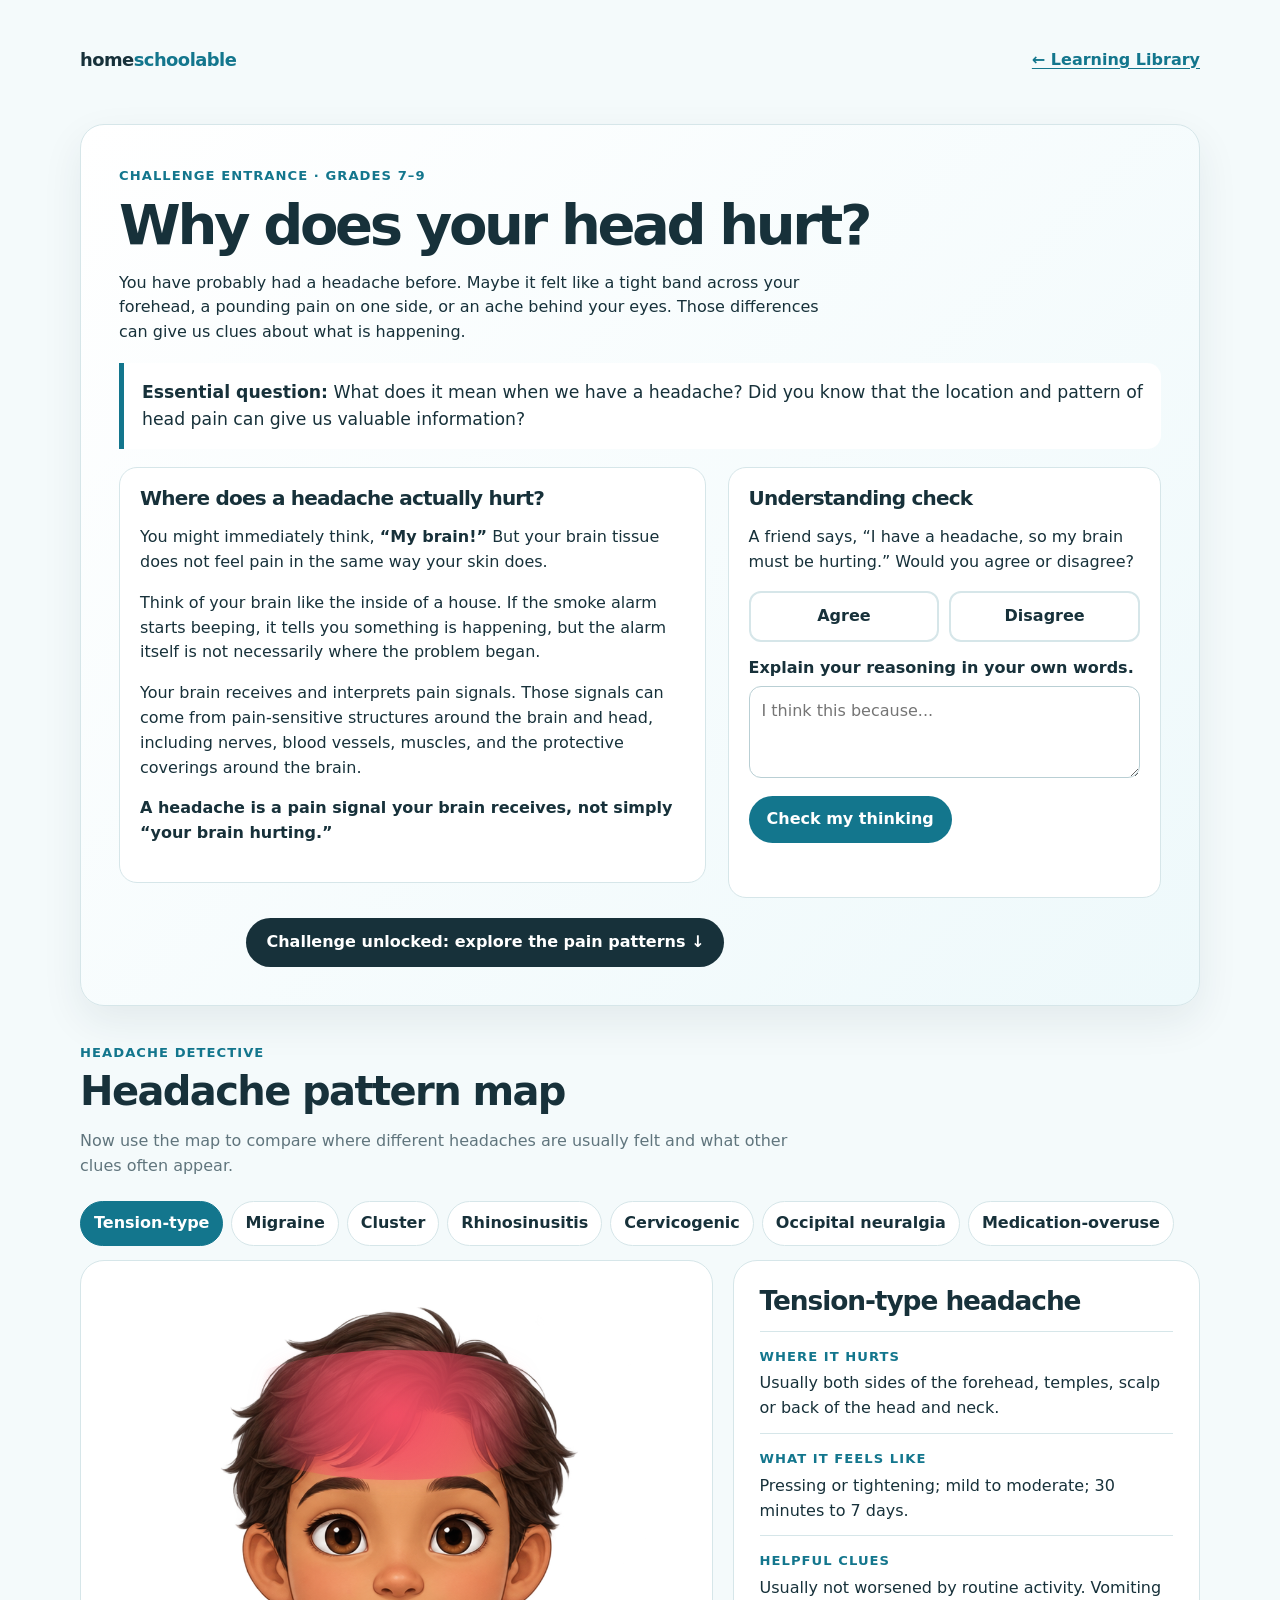
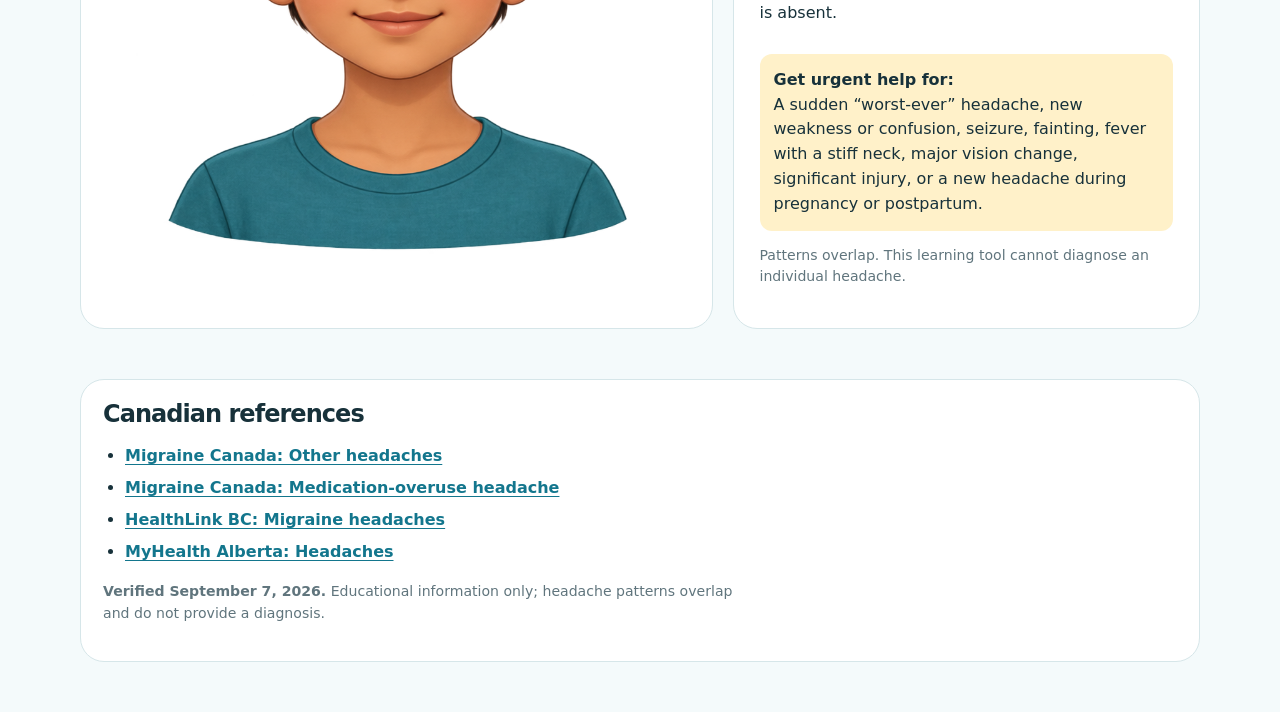
<file: resources/cute-headache-map.html>
<!doctype html>
<html lang="en">
<head>
<meta charset="utf-8">
<meta name="viewport" content="width=device-width,initial-scale=1">
<title>Understanding Headaches | Homeschoolable</title>
<link rel="stylesheet" href="../styles/homeschoolable.css">
<style>
:root{--ink:#17313a;--muted:#60757d;--paper:#f4fafb;--card:#fff;--line:#d6e6e9;--teal:#13768d;--soft:#e4f4f7;--pain:#f14f64;--warn:#fff1c9}*{box-sizing:border-box}html{scroll-behavior:smooth}body{margin:0;background:var(--paper);color:var(--ink);font:16px/1.55 system-ui,sans-serif}.shell,.sources{width:min(1120px,calc(100% - 28px));margin:auto}.shell{padding:24px 0 50px}.top{display:flex;justify-content:space-between;gap:16px}.brand{text-decoration:none;color:var(--ink);font-weight:800}.brand span,a{color:var(--teal)}a{font-weight:700}.challenge{margin:28px 0 34px;background:linear-gradient(135deg,#fff,#eef9fb);border:1px solid var(--line);border-radius:24px;padding:clamp(22px,4vw,38px);box-shadow:0 16px 40px rgba(23,49,58,.08)}.eyebrow,.intro small,.fact small{color:var(--teal);font-size:.82rem;font-weight:800;letter-spacing:.08em;text-transform:uppercase}.challenge h1{margin:8px 0 12px;font-size:clamp(2rem,5vw,3.5rem);line-height:1.05}.essential{margin:18px 0;padding:16px 18px;border-left:5px solid var(--teal);border-radius:0 14px 14px 0;background:#fff;font-size:1.08rem}.challenge-grid{display:grid;grid-template-columns:minmax(0,1.15fr) minmax(260px,.85fr);gap:22px;align-items:start}.analogy,.check{background:#fff;border:1px solid var(--line);border-radius:18px;padding:20px}.analogy h2,.check h2{margin:0 0 8px;font-size:1.25rem}.check-options{display:flex;gap:10px;margin:14px 0}.check-option{flex:1;border:2px solid var(--line);border-radius:12px;padding:11px;background:#fff;color:var(--ink);font:inherit;font-weight:750;cursor:pointer}.check-option[aria-pressed=true]{border-color:var(--teal);background:var(--soft)}.check label{display:block;margin:12px 0 6px;font-weight:700}.check textarea{width:100%;min-height:92px;padding:12px;border:1px solid #b9cfd4;border-radius:12px;background:#fff;color:var(--ink);font:inherit;resize:vertical}.check-submit{margin-top:10px;border:0;border-radius:999px;padding:11px 18px;background:var(--teal);color:#fff;font:inherit;font-weight:800;cursor:pointer}.check-feedback{min-height:1.5em;margin:10px 0 0;font-weight:700}.unlock{text-align:center;margin:20px 0 0}.unlock a{display:inline-block;padding:12px 20px;border-radius:999px;background:var(--ink);color:#fff;text-decoration:none}.intro{margin:30px 0 20px;scroll-margin-top:24px}.intro h2{margin:5px 0;font-size:clamp(1.7rem,4vw,2.5rem)}.intro p,.note,.verified{color:var(--muted)}.tabs{display:flex;gap:8px;overflow-x:auto;padding:3px 0 14px}.tabs button{white-space:nowrap;border:1px solid var(--line);background:#fff;border-radius:999px;padding:9px 13px;font:inherit;font-weight:700;color:var(--ink);cursor:pointer}.tabs button.active{color:#fff;background:var(--teal);border-color:var(--teal)}.grid{display:grid;grid-template-columns:1.15fr .85fr;gap:20px}.stage,.details,.sources{background:var(--card);border:1px solid var(--line);border-radius:24px}.stage{position:relative;padding:18px;overflow:hidden}.character{position:relative;width:min(100%,520px);margin:auto;overflow:hidden;animation:float 4s ease-in-out infinite}.character img{display:block;width:200%;max-width:none;height:auto}.zone{position:absolute;background:radial-gradient(circle,var(--pain),rgba(241,79,100,.52) 42%,rgba(241,79,100,0) 72%);filter:drop-shadow(0 0 8px rgba(241,79,100,.5));animation:pulse 1.8s ease-in-out infinite;pointer-events:none}.z1{left:15%;top:12%;width:70%;height:22%;border-radius:50%}.z3{left:9%;top:11%;width:47%;height:56%;border-radius:48%}.z5{left:31%;top:35%;width:20%;height:17%;border-radius:50%}.z7{left:24%;top:36%;width:52%;height:13%;border-radius:50%}.z8{left:43%;top:28%;width:14%;height:34%;border-radius:50%}.z9{left:40%;top:65%;width:20%;height:28%;border-radius:50%}.z11{left:5%;top:20%;width:24%;height:48%;border-radius:50%}.z13{left:10%;top:10%;width:80%;height:61%;border-radius:48%}.details{padding:26px}.details h2{margin:0 0 15px;font-size:1.65rem}.fact{padding:12px 0;border-top:1px solid var(--line)}.fact p{margin:3px 0 0}.alert{background:var(--warn);border-radius:12px;padding:14px;margin-top:16px}.alert strong{display:block}.note,.verified{font-size:.88rem}.sources{margin-bottom:50px;padding:22px}.sources h2{margin:0 0 8px}.sources ul{padding-left:22px}@keyframes float{50%{transform:translateY(-5px)}}@keyframes pulse{50%{opacity:.68;transform:scale(1.06)}}@media(prefers-reduced-motion:reduce){html{scroll-behavior:auto}.character,.zone{animation:none}}@media(max-width:760px){.challenge-grid,.grid{grid-template-columns:1fr}.check-options{flex-direction:column}.stage{padding:8px}}
</style>
</head>
<body>
<main class="shell">
<div class="top"><a class="brand" href="../index.html">home<span>schoolable</span></a><a href="../learning-library.html">← Learning Library</a></div>
<section class="challenge" aria-labelledby="challenge-title">
<span class="eyebrow">Challenge entrance · Grades 7–9</span>
<h1 id="challenge-title">Why does your head hurt?</h1>
<p>You have probably had a headache before. Maybe it felt like a tight band across your forehead, a pounding pain on one side, or an ache behind your eyes. Those differences can give us clues about what is happening.</p>
<div class="essential"><strong>Essential question:</strong> What does it mean when we have a headache? Did you know that the location and pattern of head pain can give us valuable information?</div>
<div class="challenge-grid">
<div class="analogy"><h2>Where does a headache actually hurt?</h2><p>You might immediately think, <strong>“My brain!”</strong> But your brain tissue does not feel pain in the same way your skin does.</p><p>Think of your brain like the inside of a house. If the smoke alarm starts beeping, it tells you something is happening, but the alarm itself is not necessarily where the problem began.</p><p>Your brain receives and interprets pain signals. Those signals can come from pain-sensitive structures around the brain and head, including nerves, blood vessels, muscles, and the protective coverings around the brain.</p><p><strong>A headache is a pain signal your brain receives, not simply “your brain hurting.”</strong></p></div>
<form class="check" id="headache-check"><h2>Understanding check</h2><p>A friend says, “I have a headache, so my brain must be hurting.” Would you agree or disagree?</p><div class="check-options"><button class="check-option" type="button" data-answer="agree" aria-pressed="false">Agree</button><button class="check-option" type="button" data-answer="disagree" aria-pressed="false">Disagree</button></div><label for="headache-reason">Explain your reasoning in your own words.</label><textarea id="headache-reason" placeholder="I think this because..."></textarea><button class="check-submit" type="submit">Check my thinking</button><p class="check-feedback" id="check-feedback" role="status" aria-live="polite"></p></form>
</div>
<p class="unlock"><a href="#pattern-map">Challenge unlocked: explore the pain patterns ↓</a></p>
</section>
<header class="intro" id="pattern-map"><small>Headache detective</small><h2>Headache pattern map</h2><p>Now use the map to compare where different headaches are usually felt and what other clues often appear.</p></header>
<div class="tabs"><button class="active" data-k="tension">Tension-type</button><button data-k="migraine">Migraine</button><button data-k="cluster">Cluster</button><button data-k="sinus">Rhinosinusitis</button><button data-k="cervicogenic">Cervicogenic</button><button data-k="occipital">Occipital neuralgia</button><button data-k="overuse">Medication-overuse</button></div>
<section class="grid"><div class="stage"><div class="character"><img src="headache-character.png" alt="Friendly front-facing cartoon character"><div id="zones"></div></div></div><aside class="details" aria-live="polite"><h2 id="name"></h2><div class="fact"><small>Where it hurts</small><p id="location"></p></div><div class="fact"><small>What it feels like</small><p id="quality"></p></div><div class="fact"><small>Helpful clues</small><p id="clues"></p></div><div class="alert"><strong>Get urgent help for:</strong> A sudden “worst-ever” headache, new weakness or confusion, seizure, fainting, fever with a stiff neck, major vision change, significant injury, or a new headache during pregnancy or postpartum.</div><p class="note">Patterns overlap. This learning tool cannot diagnose an individual headache.</p></aside></section>
</main>
<section class="sources"><h2>Canadian references</h2><ul><li><a href="https://migrainecanada.org/understanding-migraine/understanding-migraine-other-headaches/">Migraine Canada: Other headaches</a></li><li><a href="https://migrainecanada.org/medication-overuse-headache/">Migraine Canada: Medication-overuse headache</a></li><li><a href="https://www.healthlinkbc.ca/healthwise/migraine-headaches-0">HealthLink BC: Migraine headaches</a></li><li><a href="https://myhealth.alberta.ca/Health/pages/conditions.aspx?hwid=heada">MyHealth Alberta: Headaches</a></li></ul><p class="verified"><strong>Verified September 7, 2026.</strong> Educational information only; headache patterns overlap and do not provide a diagnosis.</p></section>
<script>
const data={tension:["Tension-type headache","Usually both sides of the forehead, temples, scalp or back of the head and neck.","Pressing or tightening; mild to moderate; 30 minutes to 7 days.","Usually not worsened by routine activity. Vomiting is absent.",["z1"]],migraine:["Migraine","Often one-sided at the forehead or temple, but it may switch sides or extend behind the eye and into the neck.","Pulsating or throbbing; moderate to severe; commonly 4–72 hours untreated.","Activity may worsen it. Nausea and sensitivity to light and sound are common.",["z3"]],cluster:["Cluster headache","Strictly one-sided around or above one eye and the temple.","Excruciating, piercing or boring; 15–180 minutes.","A red or tearing eye, stuffy nose, eyelid changes and marked restlessness occur on the painful side.",["z5"]],sinus:["Acute rhinosinusitis headache","Across the forehead, cheeks, bridge of the nose or upper teeth.","Deep facial pressure or aching during an acute sinus illness.","Look for nasal blockage or discharge, reduced smell, tenderness and sometimes fever.",["z7","z8"]],cervicogenic:["Cervicogenic headache","Begins in the upper neck or back of the head and can travel toward one temple, forehead or eye.","Usually one-sided and non-throbbing.","Often provoked by neck movement, sustained posture or pressure over neck structures.",["z9"]],occipital:["Occipital neuralgia","Starts near the base of the skull and shoots toward the crown or behind an eye.","Brief electric, shooting or stabbing pains, sometimes with aching between attacks.","The scalp may be sensitive or tender where the occipital nerve emerges.",["z11"]],overuse:["Medication-overuse headache","Often widespread or on both sides; the location may vary.","Frequent headache developing with regular overuse of acute headache medicine.","Headaches become more frequent while the medicine seems less effective.",["z13"]]};
const zones=document.getElementById("zones");function show(k){const x=data[k];["name","location","quality","clues"].forEach((id,i)=>document.getElementById(id).textContent=x[i]);zones.innerHTML=x[4].map(c=>'<span class="zone '+c+'"></span>').join("");document.querySelectorAll("button[data-k]").forEach(b=>b.classList.toggle("active",b.dataset.k===k))}document.querySelectorAll("button[data-k]").forEach(b=>b.addEventListener("click",()=>show(b.dataset.k)));show("tension");
const form=document.getElementById("headache-check"),choices=[...form.querySelectorAll("[data-answer]")];let selected="";choices.forEach(button=>button.addEventListener("click",()=>{selected=button.dataset.answer;choices.forEach(choice=>choice.setAttribute("aria-pressed",String(choice===button)));document.getElementById("check-feedback").textContent=""}));form.addEventListener("submit",event=>{event.preventDefault();const reason=document.getElementById("headache-reason").value.trim(),feedback=document.getElementById("check-feedback");if(!selected){feedback.textContent="Choose agree or disagree first.";return}if(reason.length<12){feedback.textContent="Add a little more detail so your reasoning is clear.";return}feedback.textContent=selected==="disagree"?"Good reasoning. The brain interprets the signal, while pain-sensitive structures around it can send the message.":"Take another look at the smoke-alarm example. The brain interprets pain signals, but the signal can begin in structures around it."});
</script>
</body>
</html>
</file>
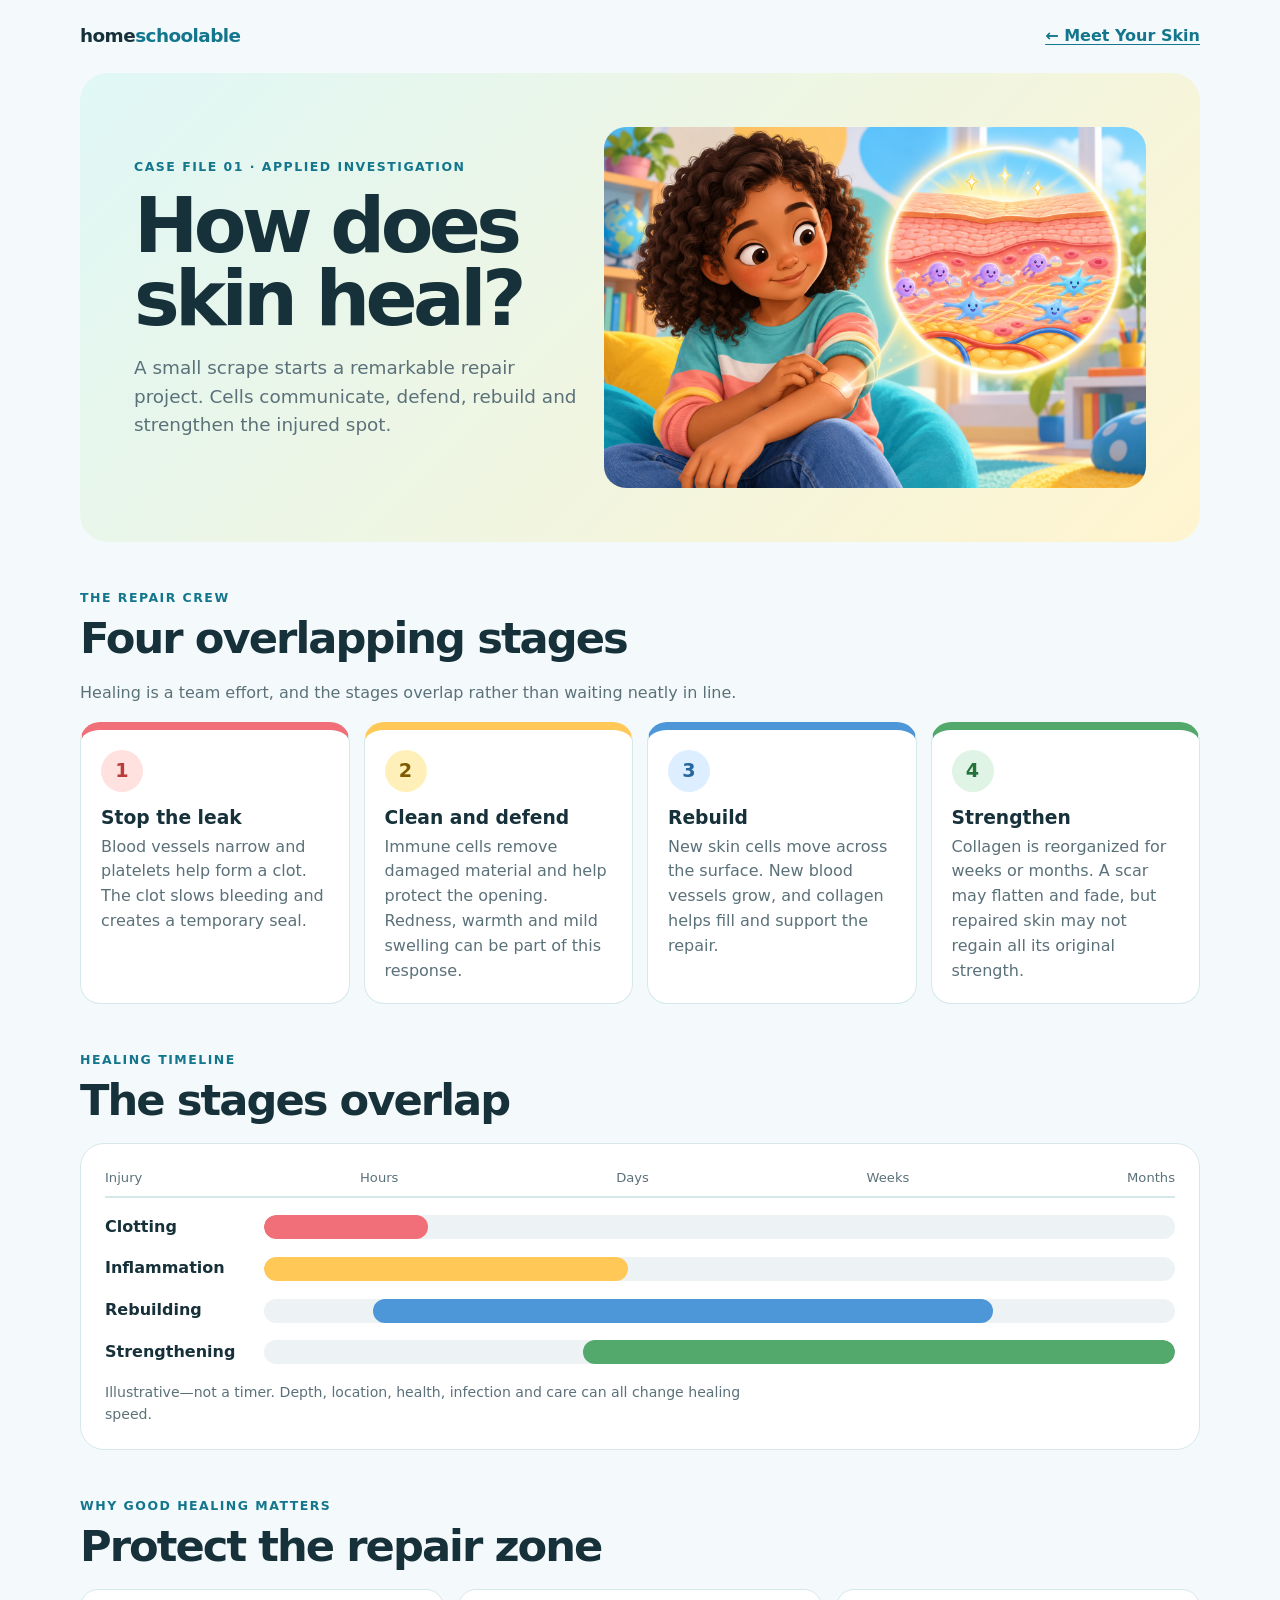
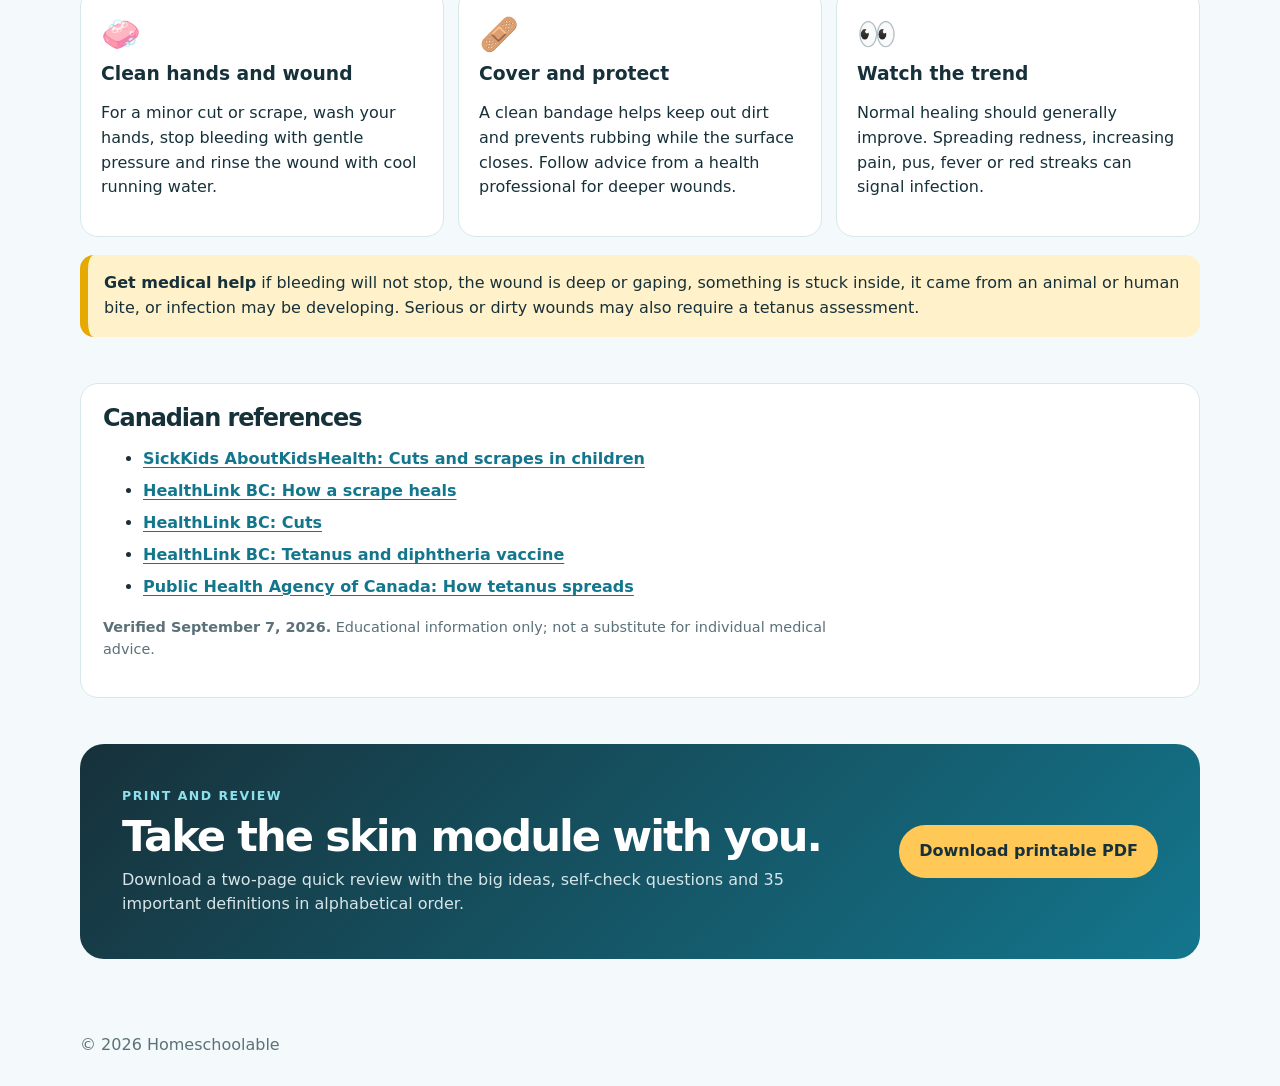
<file: resources/how-skin-heals.html>
<!doctype html>
<html lang="en">
<head>
<meta charset="utf-8">
<meta name="viewport" content="width=device-width,initial-scale=1">
<title>How Skin Heals | Homeschoolable</title>
<meta name="description" content="A colourful family learning lesson about skin layers and the stages of wound healing.">
<link rel="stylesheet" href="../styles/homeschoolable.css">
<style>
*{box-sizing:border-box}body{margin:0;background:var(--paper);color:var(--ink);font:16px/1.55 system-ui,-apple-system,Segoe UI,sans-serif}a{color:var(--teal);font-weight:750}.wrap{width:min(1120px,calc(100% - 30px));margin:auto}.top{display:flex;justify-content:space-between;padding:22px 0}.brand{text-decoration:none;color:var(--ink);font-size:1.15rem;font-weight:850}.brand span{color:var(--teal)}.hero{display:grid;grid-template-columns:.9fr 1.1fr;gap:26px;align-items:center;background:linear-gradient(135deg,#dff7f6,#fff4cf);border-radius:28px;padding:clamp(24px,5vw,54px);overflow:hidden}.eyebrow{color:var(--teal);font-size:.78rem;font-weight:850;text-transform:uppercase;letter-spacing:.12em}h1{font-size:clamp(2.6rem,6vw,5rem);line-height:.95;letter-spacing:-.06em;margin:.18em 0}h2{font-size:clamp(1.8rem,4vw,2.7rem);line-height:1.05;letter-spacing:-.045em;margin:.2em 0 .45em}h3{margin:.2em 0 .35em;line-height:1.15}.lead{font-size:1.15rem;color:var(--muted)}.hero img{width:100%;display:block;border-radius:22px}.section{margin:46px 0}.section>p{color:var(--muted);max-width:760px}.layers{display:grid;grid-template-columns:1fr .9fr;gap:24px;align-items:center}.skin{background:#fff;border:1px solid var(--line);border-radius:24px;padding:24px}.layer{padding:18px 22px;color:#17313a;position:relative}.layer strong{display:block;font-size:1.15rem}.layer span{font-size:.92rem}.epidermis{background:#ffd166;border-radius:18px 18px 5px 5px}.dermis{background:#f8a59d;margin-top:5px}.subcutis{background:#ffe49a;margin-top:5px;border-radius:5px 5px 18px 18px;background-image:radial-gradient(circle at 15% 50%,#fff2bd 0 20px,transparent 21px),radial-gradient(circle at 45% 50%,#fff2bd 0 24px,transparent 25px),radial-gradient(circle at 78% 50%,#fff2bd 0 22px,transparent 23px)}.callouts{display:grid;gap:12px}.callout p{margin:3px 0;color:var(--muted)}.stages{display:grid;grid-template-columns:repeat(4,1fr);gap:14px}.stage{position:relative;background:#fff;border:1px solid var(--line);border-radius:20px;padding:20px;min-height:220px}.stage .num{display:grid;place-items:center;width:42px;height:42px;border-radius:50%;font-size:1.2rem;font-weight:900;margin-bottom:15px}.stage p{margin:0;color:var(--muted)}.s1{border-top:8px solid var(--coral)}.s1 .num{background:#ffe1df;color:#b93c3b}.s2{border-top:8px solid var(--yellow)}.s2 .num{background:#fff0b9;color:#7f5b00}.s3{border-top:8px solid var(--blue)}.s3 .num{background:#dceeff;color:#27669f}.s4{border-top:8px solid var(--green)}.s4 .num{background:#dff4e4;color:#26723b}.timeline{background:#fff;border:1px solid var(--line);border-radius:24px;padding:24px;overflow:hidden}.axis{display:flex;justify-content:space-between;color:var(--muted);font-size:.82rem;border-bottom:2px solid var(--line);padding-bottom:7px}.row{display:grid;grid-template-columns:145px 1fr;align-items:center;gap:14px;margin:17px 0}.track{height:24px;background:#edf3f4;border-radius:999px;overflow:hidden}.bar{height:100%;border-radius:999px}.b1{width:18%;background:var(--coral)}.b2{width:40%;background:var(--yellow)}.b3{margin-left:12%;width:68%;background:var(--blue)}.b4{margin-left:35%;width:65%;background:var(--green)}.legend{color:var(--muted);font-size:.88rem;margin-bottom:0}.care{display:grid;grid-template-columns:repeat(3,1fr);gap:14px}.care article{background:#fff;border:1px solid var(--line);border-radius:18px;padding:20px}.care .icon{font-size:2rem}.warning{border-left:8px solid #e5a900;margin-top:18px}@media(max-width:820px){.hero,.layers{grid-template-columns:1fr}.stages{grid-template-columns:repeat(2,1fr)}.care{grid-template-columns:1fr}.hero img{order:-1}.row{grid-template-columns:105px 1fr}}@media(max-width:520px){.stages{grid-template-columns:1fr}.axis{font-size:.7rem}.row{grid-template-columns:1fr;gap:5px}.hero{padding:22px}.skin{padding:14px}}@media(prefers-reduced-motion:no-preference){.stage:hover{transform:translateY(-4px);transition:.2s ease}}
</style>
</head>
<body>
<div class="wrap">
<nav class="top"><a class="brand" href="../index.html">home<span>schoolable</span></a><a href="meet-your-skin.html">← Meet Your Skin</a></nav>
<header class="hero"><div><div class="eyebrow">Case File 01 · Applied investigation</div><h1>How does skin heal?</h1><p class="lead">A small scrape starts a remarkable repair project. Cells communicate, defend, rebuild and strengthen the injured spot.</p></div><img src="skin-healing-hero.png" alt="Colourful illustration of a child looking at a small bandage on their forearm"></header>
<main>
<section class="section"><div class="eyebrow">The repair crew</div><h2>Four overlapping stages</h2><p>Healing is a team effort, and the stages overlap rather than waiting neatly in line.</p><div class="stages"><article class="stage s1"><span class="num">1</span><h3>Stop the leak</h3><p>Blood vessels narrow and platelets help form a clot. The clot slows bleeding and creates a temporary seal.</p></article><article class="stage s2"><span class="num">2</span><h3>Clean and defend</h3><p>Immune cells remove damaged material and help protect the opening. Redness, warmth and mild swelling can be part of this response.</p></article><article class="stage s3"><span class="num">3</span><h3>Rebuild</h3><p>New skin cells move across the surface. New blood vessels grow, and collagen helps fill and support the repair.</p></article><article class="stage s4"><span class="num">4</span><h3>Strengthen</h3><p>Collagen is reorganized for weeks or months. A scar may flatten and fade, but repaired skin may not regain all its original strength.</p></article></div></section>
<section class="section"><div class="eyebrow">Healing timeline</div><h2>The stages overlap</h2><div class="timeline" role="img" aria-label="Illustrative chart showing clotting first, inflammation early, rebuilding over days to weeks, and strengthening over weeks to months"><div class="axis"><span>Injury</span><span>Hours</span><span>Days</span><span>Weeks</span><span>Months</span></div><div class="row"><strong>Clotting</strong><div class="track"><div class="bar b1"></div></div></div><div class="row"><strong>Inflammation</strong><div class="track"><div class="bar b2"></div></div></div><div class="row"><strong>Rebuilding</strong><div class="track"><div class="bar b3"></div></div></div><div class="row"><strong>Strengthening</strong><div class="track"><div class="bar b4"></div></div></div><p class="legend">Illustrative—not a timer. Depth, location, health, infection and care can all change healing speed.</p></div></section>
<section class="section"><div class="eyebrow">Why good healing matters</div><h2>Protect the repair zone</h2><div class="care"><article><div class="icon">🧼</div><h3>Clean hands and wound</h3><p>For a minor cut or scrape, wash your hands, stop bleeding with gentle pressure and rinse the wound with cool running water.</p></article><article><div class="icon">🩹</div><h3>Cover and protect</h3><p>A clean bandage helps keep out dirt and prevents rubbing while the surface closes. Follow advice from a health professional for deeper wounds.</p></article><article><div class="icon">👀</div><h3>Watch the trend</h3><p>Normal healing should generally improve. Spreading redness, increasing pain, pus, fever or red streaks can signal infection.</p></article></div><div class="warning"><strong>Get medical help</strong> if bleeding will not stop, the wound is deep or gaping, something is stuck inside, it came from an animal or human bite, or infection may be developing. Serious or dirty wounds may also require a tetanus assessment.</div></section>
<section class="section sources"><h2>Canadian references</h2><ul><li><a href="https://www.aboutkidshealth.ca/cuts-and-scrapes-in-children-first-aid">SickKids AboutKidsHealth: Cuts and scrapes in children</a></li><li><a href="https://www.healthlinkbc.ca/healthwise/how-scrape-heals">HealthLink BC: How a scrape heals</a></li><li><a href="https://www.healthlinkbc.ca/healthwise/cuts">HealthLink BC: Cuts</a></li><li><a href="https://www.healthlinkbc.ca/healthlinkbc-files/tetanus-and-diphtheria-td-vaccine">HealthLink BC: Tetanus and diphtheria vaccine</a></li><li><a href="https://www.canada.ca/en/public-health/services/immunization/vaccine-preventable-diseases/tetanus/causes.html">Public Health Agency of Canada: How tetanus spreads</a></li></ul><p class="verified"><strong>Verified September 7, 2026.</strong> Educational information only; not a substitute for individual medical advice.</p></section>
<section class="section" aria-labelledby="review-download-title"><div style="background:linear-gradient(135deg,#17313a,#13768d);color:#fff;border-radius:24px;padding:clamp(24px,5vw,42px);display:grid;grid-template-columns:1fr auto;gap:24px;align-items:center"><div><div class="eyebrow" style="color:#8de1ed">Print and review</div><h2 id="review-download-title" style="color:#fff;margin:.2em 0">Take the skin module with you.</h2><p style="color:#d7e5e8;margin:0">Download a two-page quick review with the big ideas, self-check questions and 35 important definitions in alphabetical order.</p></div><a href="../downloads/skin-module-quick-review.pdf" download="skin-module-quick-review.pdf" style="display:inline-flex;align-items:center;justify-content:center;background:#ffc857;color:#17313a;border-radius:999px;padding:14px 20px;text-decoration:none;font-weight:900;white-space:nowrap">Download printable PDF</a></div></section>
</main>
<footer>© 2026 Homeschoolable</footer>
</div>
</body>
</html>
</file>
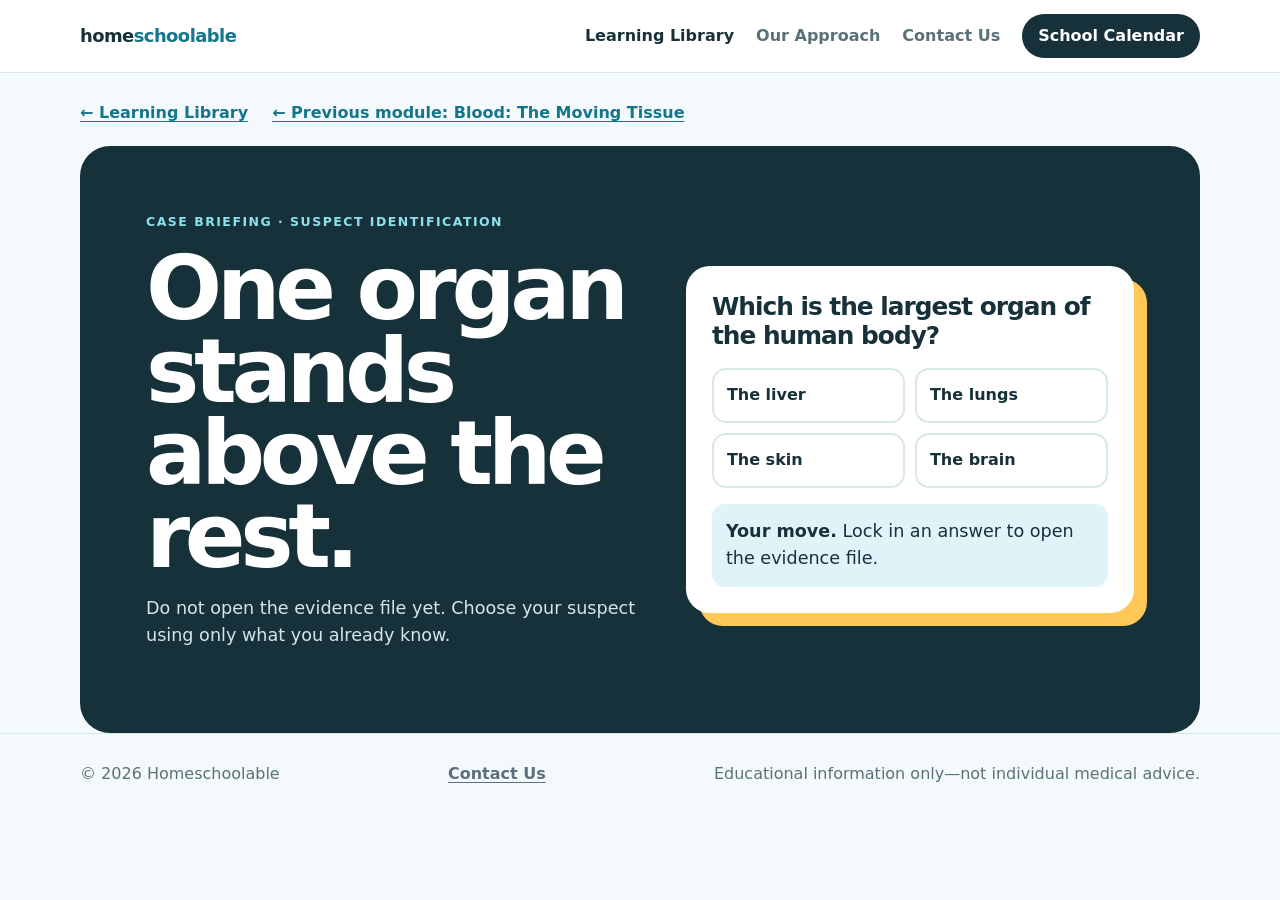
<file: resources/meet-your-skin.html>
<!doctype html>
<html lang="en">
<head>
  <meta charset="utf-8">
  <meta name="viewport" content="width=device-width,initial-scale=1">
  <title>Meet Your Skin | Homeschoolable</title>
  <meta name="description" content="An applied introduction to the anatomy and functions of the integumentary system.">
  <link rel="stylesheet" href="../styles/homeschoolable.css?v=6">
  <style>
    button,input{font:inherit}
    .module-choices{grid-template-columns:1fr 1fr}.module-section-heading{margin:48px 0 20px}
    .skin-reveal{padding:66px 0 26px;display:grid;grid-template-columns:.7fr 1.3fr;gap:44px;align-items:start}.skin-reveal h2{font-size:clamp(2rem,5vw,3.2rem);line-height:1.04;margin:.15em 0}.skin-reveal p{color:var(--muted);font-size:1.1rem;margin:0}.definition{background:#fff;border-left:7px solid var(--yellow);border-radius:18px;padding:20px;margin-top:22px}.definition strong{display:block;font-size:1.1rem}.definition p{font-size:1rem;margin:.25rem 0 0}
    .video-section{margin:42px 0 64px;background:#fff;border:1px solid var(--line);border-radius:28px;padding:clamp(22px,4vw,38px)}.video-section h2{font-size:clamp(2rem,5vw,3.2rem);line-height:1.04;margin:.15em 0 .35em}.video-section>p{color:var(--muted);max-width:760px}.video-frame{position:relative;aspect-ratio:16/9;margin-top:22px;border-radius:20px;overflow:hidden;background:var(--ink)}.video-frame iframe{position:absolute;inset:0;width:100%;height:100%;border:0}.watch-prompt{margin-top:18px;background:var(--warn);border-radius:16px;padding:16px 18px}.watch-prompt strong{display:block}.watch-prompt p{margin:.25rem 0 0;color:var(--ink)}
    .level-key{display:flex;gap:9px;flex-wrap:wrap;margin:18px 0}.level{display:inline-flex;align-items:center;border-radius:999px;padding:4px 9px;font-size:.75rem;font-weight:900;letter-spacing:.03em}.essential{background:#def3e4;color:#286d3b}.investigator{background:var(--blue2);color:#17677a}.deeper{background:#fff0c4;color:#755400}
    .layer-stack{display:grid;gap:18px}.layer-card{background:#fff;border:1px solid var(--line);border-radius:24px;overflow:hidden}.layer-heading{padding:22px 24px;display:flex;align-items:center;justify-content:space-between;gap:18px}.layer-heading h3{margin:0;font-size:1.45rem}.plain-name{color:var(--muted);font-weight:700}.layer-body{padding:0 24px 24px;display:grid;grid-template-columns:.72fr 1.28fr;gap:22px}.layer-summary{color:var(--muted)}.layer-more{align-self:start;border:1px solid var(--line);border-radius:16px;background:#f9fcfc;padding:0 14px}.layer-more>summary{cursor:pointer;padding:14px 2px;font-weight:900;color:var(--teal)}.layer-more[open]>summary{border-bottom:1px solid var(--line);margin-bottom:12px}.term-grid{display:grid;grid-template-columns:1fr 1fr;gap:10px;padding-bottom:14px}.term{border:1px solid var(--line);border-radius:14px;padding:13px;background:#fff}.term .level{margin-bottom:7px}.term strong{display:block;color:var(--teal)}.term span{display:block;color:var(--muted);font-size:.91rem;margin-top:3px}.epidermis{border-top:9px solid #f1bf42}.dermis{border-top:9px solid #ef8e86}.hypodermis{border-top:9px solid #e8c867}
    .appendages{display:grid;grid-template-columns:repeat(3,1fr);gap:15px}.appendage{background:#fff;border:1px solid var(--line);border-radius:19px;padding:20px}.appendage h3{margin:.25rem 0}.common{display:inline-block;background:var(--blue2);color:var(--teal);border-radius:999px;padding:4px 9px;font-size:.78rem;font-weight:850}.appendage p{color:var(--muted)}.note{background:var(--warn);border-radius:15px;padding:14px;margin-top:12px;font-size:.92rem}
    .dictionary{margin:64px 0;background:var(--ink);color:#fff;border-radius:28px;padding:clamp(24px,5vw,42px)}.dictionary h2{color:#fff;margin:.15em 0}.dictionary>p{color:#d7e5e8}.search{width:100%;background:#fff;color:var(--ink);border:0;border-radius:14px;padding:14px 16px;margin:12px 0 20px}.dictionary-list{display:grid;grid-template-columns:1fr 1fr;gap:10px}.dictionary-list details{background:#fff;color:var(--ink);border-radius:14px;padding:13px 15px}.dictionary-list summary{cursor:pointer;font-weight:850}.dictionary-list p{color:var(--muted);margin:.5rem 0 0}.empty{color:#fff;margin:15px 0 0}.empty[hidden]{display:none}
    .module-page-footer{border-top:1px solid var(--line)}
    @media(max-width:800px){.skin-reveal,.layer-body{grid-template-columns:1fr}.appendages{grid-template-columns:1fr}.dictionary-list{grid-template-columns:1fr}}
    @media(max-width:520px){.module-choices,.term-grid{grid-template-columns:1fr}.module-hero{padding:24px}.layer-heading{align-items:flex-start;flex-direction:column}}
  </style>
</head>
<body>
<header class="site-header"><nav class="wrap site-nav" aria-label="Main navigation"><a class="brand" href="../index.html">home<span>schoolable</span></a><div class="desktop-nav"><a aria-current="page" href="../learning-library.html">Learning Library</a><a href="../index.html#approach">Our Approach</a><a href="../contact.html">Contact Us</a><a class="schedule-link" href="../planner.html">School Calendar</a></div><button class="menu-button" type="button" aria-expanded="false" aria-controls="mobile-menu" aria-label="Open site menu"><span class="menu-icon" aria-hidden="true"></span></button><div class="mobile-menu" id="mobile-menu" hidden><a href="../index.html">Home</a><a aria-current="page" href="../learning-library.html">Learning Library</a><a href="../planner.html">School Calendar</a><a href="../index.html#approach">Our Approach</a><a href="../contact.html">Contact Us</a></div></nav></header>
  <main class="shell module-main"><nav class="module-path" aria-label="Learning sequence"><a href="../learning-library.html">← Learning Library</a><a href="blood-moving-tissue.html">← Previous module: Blood: The Moving Tissue</a></nav>
    <header class="module-hero">
      <div><div class="eyebrow">Case briefing · Suspect identification</div><h1>One organ stands above the rest.</h1><p>Do not open the evidence file yet. Choose your suspect using only what you already know.</p></div>
      <section class="module-quiz" data-module-entrance data-content="evidence-file" aria-labelledby="question"><h2 id="question">Which is the largest organ of the human body?</h2><div class="module-choices"><button class="module-choice" data-answer="wrong">The liver</button><button class="module-choice" data-answer="wrong">The lungs</button><button class="module-choice" data-answer="correct">The skin</button><button class="module-choice" data-answer="wrong">The brain</button></div><p class="module-feedback" id="feedback" aria-live="polite"><strong>Your move.</strong> Lock in an answer to open the evidence file.</p><button class="primary-button module-enter" type="button" hidden>Continue into the module →</button><template data-correct><strong>Correct.</strong> Skin covers the body and is its largest organ by surface area and weight. Select Continue when you are ready.</template><template data-incorrect><strong>Not this suspect.</strong> Think about the organ that covers the outside of your whole body, then try again.</template></section>
    </header>

    <div id="evidence-file" hidden>
    <section class="skin-reveal" ><div><div class="eyebrow" style="color:#13768d">Evidence file opened</div><h2 data-module-opening tabindex="-1">The answer is skin—but the system is larger.</h2></div><div><p>Blood handled the first emergency response to injury. Now meet the living barrier that protects the body and continues the repair process.</p><p>Skin is the body’s largest organ by surface area and weight. Together with hair, nails, sweat glands, and sebaceous glands, it forms the <strong>integumentary system</strong>.</p><div class="definition"><strong>Integumentary system</strong><p><em>Integument</em> means a covering. This organ system forms the living boundary between the body and the outside world.</p></div></div></section>

    <section class="video-section" aria-labelledby="video-title"><div class="eyebrow" style="color:#13768d">Watch the evidence</div><h2 id="video-title">The science of skin</h2><p>Before examining the layers, take a quick tour of the living boundary between you and the outside world.</p><div class="watch-prompt"><strong>As you watch</strong><p>Look for three jobs your skin performs besides simply covering your body.</p></div><div class="video-frame"><iframe src="https://www.youtube-nocookie.com/embed/OxPlCkTKhzY" title="TED-Ed: The science of skin" loading="lazy" allow="accelerometer; autoplay; clipboard-write; encrypted-media; gyroscope; picture-in-picture; web-share" referrerpolicy="strict-origin-when-cross-origin" allowfullscreen></iframe></div><details class="video-summary"><summary>Read the key ideas instead</summary><p>Skin forms a protective barrier, helps regulate body temperature through sweating and changes in blood flow, and senses touch, pressure, pain, and temperature. As you examine the layers below, connect each job to the structures that make it possible.</p></details></section>

    <section aria-labelledby="layers-title"><div class="module-section-heading"><div class="eyebrow" style="color:#13768d">Anatomy field guide</div><h2 id="layers-title">Read the skin from the outside in</h2><p>Learn the essential clue first. Open the optional panels when you need more evidence or want a deeper challenge.</p><div class="level-key" aria-label="Vocabulary levels"><span class="level essential">Essential clue</span><span class="level investigator">Investigator term</span><span class="level deeper">Dig deeper</span></div></div><div class="layer-stack">
      <article class="layer-card epidermis"><div class="layer-heading"><h3>Epidermis</h3><span class="plain-name">the outer barrier</span></div><div class="layer-body"><p class="layer-summary"><span class="level essential">Essential clue</span><br><br>The epidermis has no blood vessels. Most of its cells are <strong>keratinocytes</strong>, which make the tough protein <strong>keratin</strong> and continually renew the barrier.</p><details class="layer-more"><summary>Examine the epidermis more closely</summary><div class="term-grid"><div class="term"><span class="level investigator">Investigator term</span><strong>Stratum corneum</strong><span>Dead, flattened, keratin-filled cells forming the toughest outer seal.</span></div><div class="term"><span class="level deeper">Dig deeper</span><strong>Stratum granulosum</strong><span>Cells flatten and release water-resistant lipids as they mature.</span></div><div class="term"><span class="level deeper">Dig deeper</span><strong>Stratum spinosum</strong><span>Several layers of connected keratinocytes provide strength and flexibility.</span></div><div class="term"><span class="level investigator">Investigator term</span><strong>Stratum basale</strong><span>The deepest row; stem cells divide here to replace epidermal cells.</span></div><div class="term"><span class="level investigator">Investigator term</span><strong>Melanocyte</strong><span>A pigment-making cell that produces melanin and helps protect cellular DNA from UV radiation.</span></div><div class="term"><span class="level deeper">Dig deeper</span><strong>Merkel cell</strong><span>A touch-sensitive cell associated with sensory nerve endings.</span></div></div></details></div></article>
      <article class="layer-card dermis"><div class="layer-heading"><h3>Dermis</h3><span class="plain-name">the support and supply layer</span></div><div class="layer-body"><p class="layer-summary"><span class="level essential">Essential clue</span><br><br>The dermis is living connective tissue with blood vessels, nerves, collagen, follicles, and glands. Deeper injuries reach this layer and can bleed and scar.</p><details class="layer-more"><summary>Examine the dermis more closely</summary><div class="term-grid"><div class="term"><span class="level deeper">Dig deeper</span><strong>Papillary dermis</strong><span>The thin upper region with loose connective tissue, small vessels, and touch receptors.</span></div><div class="term"><span class="level deeper">Dig deeper</span><strong>Reticular dermis</strong><span>The thicker lower region containing dense collagen and elastin fibres.</span></div><div class="term"><span class="level investigator">Investigator term</span><strong>Fibroblast</strong><span>A repair cell that produces collagen, elastin, and extracellular matrix.</span></div><div class="term"><span class="level investigator">Investigator term</span><strong>Capillary</strong><span>A tiny blood vessel delivering oxygen and nutrients and helping control heat.</span></div><div class="term"><span class="level essential">Essential clue</span><strong>Collagen</strong><span>A strong structural protein that resists pulling and gives healing tissue support.</span></div><div class="term"><span class="level investigator">Investigator term</span><strong>Elastin</strong><span>A flexible protein that helps skin stretch and return toward its original shape.</span></div></div></details></div></article>
      <article class="layer-card hypodermis"><div class="layer-heading"><h3>Hypodermis</h3><span class="plain-name">the subcutaneous cushion</span></div><div class="layer-body"><p class="layer-summary"><span class="level essential">Essential clue</span><br><br>The hypodermis lies beneath the skin. Its fat and connective tissue cushion, insulate, and anchor the skin to deeper structures.</p><details class="layer-more"><summary>Examine the hypodermis more closely</summary><div class="term-grid"><div class="term"><span class="level investigator">Investigator term</span><strong>Adipose tissue</strong><span>Fat cells that store energy, reduce heat loss, and absorb some physical force.</span></div><div class="term"><span class="level essential">Essential clue</span><strong>Connective tissue</strong><span>A supporting network that binds the skin to fascia and structures below it.</span></div><div class="term"><span class="level investigator">Investigator term</span><strong>Subcutaneous</strong><span>Literally “under the skin”; a common term for this tissue level.</span></div><div class="term"><span class="level deeper">Dig deeper</span><strong>Fascia</strong><span>Sheets of connective tissue that surround and connect muscles and other structures.</span></div></div></details></div></article>
    </div></section>

    <section class="module-section module-check" aria-labelledby="skin-check-title"><h2 id="skin-check-title">Understanding check</h2><p>A shallow scrape does not bleed, but a deeper cut does. Which layer has the deeper cut reached, and why? Connect your answer to what you learned about blood vessels.</p><p>Ungraded self-check. Explain in your own words, then compare. Your response is not saved when you leave this page.</p><label for="skin-reasoning">Your explanation</label><textarea id="skin-reasoning" placeholder="The deeper cut bleeds because..."></textarea><details class="module-answer"><summary>Compare with a strong answer</summary><p>The epidermis has no blood vessels. A cut that reaches the dermis can damage its small blood vessels and bleed. Platelets and fibrin help stop that bleeding while the skin begins repairing the barrier.</p></details></section>
    <section aria-labelledby="parts-title"><div class="module-section-heading"><div class="eyebrow" style="color:#13768d">Supporting structures</div><h2 id="parts-title">The parts people notice—and their scientific names</h2><p>Many familiar skin features are <strong>appendages</strong>: structures formed from epidermal tissue but extending into the dermis.</p></div><div class="appendages">
      <article class="appendage"><span class="common">Sweat gland</span><h3>Sudoriferous gland</h3><p>An <strong>exocrine gland</strong> that releases sweat through a duct. <strong>Eccrine glands</strong> open onto the skin and cool the body. <strong>Apocrine glands</strong> empty into hair follicles in selected areas and become active at puberty.</p><div class="note"><strong>Exocrine, not endocrine:</strong> exocrine glands use ducts; endocrine glands release hormones into the bloodstream.</div></article>
      <article class="appendage"><span class="common">Oil gland</span><h3>Sebaceous gland</h3><p>Usually opens into a hair follicle and releases <strong>sebum</strong>, an oily mixture that lubricates hair and skin and contributes to the surface barrier.</p></article>
      <article class="appendage"><span class="common">Hair root</span><h3>Hair follicle</h3><p>A tube-like pocket extending into the dermis. The <strong>hair bulb</strong> contains actively dividing matrix cells, while the tiny <strong>arrector pili</strong> muscle produces goosebumps.</p></article>
      <article class="appendage"><span class="common">Touch and pain sensors</span><h3>Cutaneous receptors</h3><p>Free nerve endings and specialized receptors detect pain, temperature, pressure, vibration, and light touch.</p></article>
      <article class="appendage"><span class="common">Fingernail or toenail</span><h3>Nail plate</h3><p>A hard sheet of keratin produced by the <strong>nail matrix</strong>. It protects the fingertip and provides counterpressure for fine touch and grasping.</p></article>
      <article class="appendage"><span class="common">Defence cells</span><h3>Immune cells</h3><p>Epidermal dendritic cells, macrophages, mast cells, and other immune cells detect damage, signal danger, and help coordinate inflammation and repair.</p></article>
    </div></section>

    <section class="dictionary" aria-labelledby="dictionary-title"><div class="eyebrow">Growing skin dictionary</div><h2 id="dictionary-title">Translate the terminology</h2><p>Search a scientific term or an everyday idea. Open any result for a concise definition.</p><label for="dictionary-search" class="eyebrow">Search the field guide</label><input class="search" id="dictionary-search" type="search" placeholder="Try: keratin, oil, blood vessel, repair…"><p id="dictionary-status" role="status" aria-atomic="true"></p><div class="dictionary-list" id="dictionary-list">
      <details data-terms="adipose fat cushion"><summary>Adipose tissue</summary><p>Connective tissue made mainly of fat cells; stores energy, insulates, and cushions.</p></details>
      <details data-terms="apocrine sweat gland puberty follicle"><summary>Apocrine gland</summary><p>A sweat gland that empties into a hair follicle in areas such as the armpit and becomes active at puberty.</p></details>
      <details data-terms="capillary blood vessel circulation"><summary>Capillary</summary><p>The smallest type of blood vessel; exchanges oxygen, nutrients, heat, and wastes with tissue.</p></details>
      <details data-terms="collagen strength scar repair"><summary>Collagen</summary><p>A structural protein that gives connective tissue tensile strength and forms much of a scar.</p></details>
      <details data-terms="dermis middle support layer"><summary>Dermis</summary><p>The vascular connective-tissue layer supporting the epidermis and containing nerves, follicles, and glands.</p></details>
      <details data-terms="eccrine sweat gland cooling pore"><summary>Eccrine gland</summary><p>A widespread sweat gland that opens at the skin surface and primarily supports cooling.</p></details>
      <details data-terms="epidermis outer barrier layer"><summary>Epidermis</summary><p>The avascular, keratinized outer layer of skin.</p></details>
      <details data-terms="exocrine duct gland sweat oil"><summary>Exocrine gland</summary><p>A gland that sends its product through a duct to a surface or cavity.</p></details>
      <details data-terms="fibroblast repair collagen cell"><summary>Fibroblast</summary><p>A connective-tissue cell that produces collagen and other extracellular-matrix components.</p></details>
      <details data-terms="hypodermis subcutaneous fat lower layer"><summary>Hypodermis</summary><p>The tissue below the dermis that anchors and cushions skin; it is not technically part of the skin.</p></details>
      <details data-terms="keratin protein waterproof hair nail"><summary>Keratin</summary><p>A tough structural protein abundant in the epidermis, hair, and nails.</p></details>
      <details data-terms="keratinocyte skin cell epidermis"><summary>Keratinocyte</summary><p>The main epidermal cell; produces keratin and helps build the barrier.</p></details>
      <details data-terms="melanin pigment colour uv"><summary>Melanin</summary><p>A pigment transferred to keratinocytes that contributes to colour and reduces UV-related DNA damage.</p></details>
      <details data-terms="sebaceous oil gland sebum"><summary>Sebaceous gland</summary><p>An exocrine gland that releases oily sebum, usually into a hair follicle.</p></details>
      <details data-terms="sebum oil lubricant"><summary>Sebum</summary><p>The oily product of sebaceous glands that lubricates skin and hair.</p></details>
      <details data-terms="stratum corneum dead outer cells"><summary>Stratum corneum</summary><p>The outermost epidermal layer, made of flattened, keratin-rich cells within a lipid barrier.</p></details>
    </div><p class="empty" id="empty" hidden>No matching term yet. Try a shorter word.</p></section>

    <section class="module-mission"><div><div class="eyebrow" style="color:#13768d">Next module · How Skin Heals</div><h2>A scrape changes every day. Is that a problem—or a repair plan?</h2><p>You have met the skin. Now follow the cells that stop bleeding, defend the wound, rebuild tissue, and strengthen the repair.</p></div><a href="how-skin-heals.html">Continue to How Skin Heals →</a></section>
    </div>
  </main>
  <footer class="module-page-footer"><div class="shell footer-content"><span>© 2026 Homeschoolable</span><a href="../contact.html">Contact Us</a><span>Educational information only—not individual medical advice.</span></div></footer>
  <script>
    const search=document.getElementById('dictionary-search'); const entries=[...document.querySelectorAll('.dictionary-list details')]; const empty=document.getElementById('empty');
    search.addEventListener('input',()=>{const query=search.value.trim().toLowerCase();let visible=0;entries.forEach(entry=>{const match=!query||(entry.textContent+' '+entry.dataset.terms).toLowerCase().includes(query);entry.hidden=!match;if(match)visible++;});empty.hidden=visible!==0;document.getElementById('dictionary-status').textContent=visible+' matching '+(visible===1?'term':'terms');});
  </script>
  <script src="../scripts/learning-module.js"></script><script src="../scripts/navigation.js"></script>
</body>
</html>
</file>
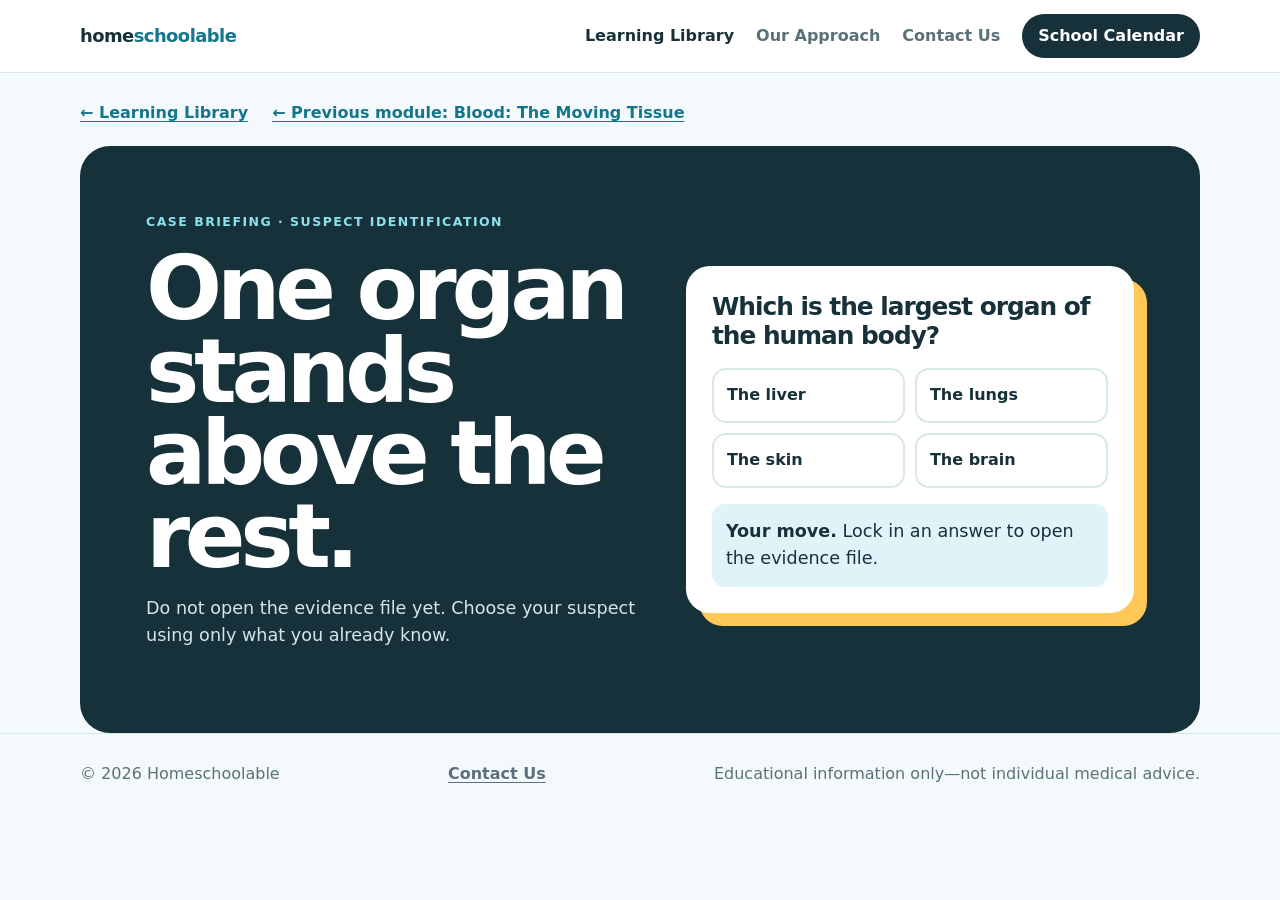
<file: resources/skin-system-preview-v4.html>
<!doctype html>
<html lang="en">
<head>
  <meta charset="utf-8">
  <meta name="viewport" content="width=device-width,initial-scale=1">
  <meta http-equiv="refresh" content="0;url=meet-your-skin.html">
  <title>Meet Your Skin | Homeschoolable</title>
  <link rel="canonical" href="meet-your-skin.html">
</head>
<body>
  <p>This lesson has moved to <a href="meet-your-skin.html">Meet Your Skin</a>.</p>
</body>
</html>
</file>
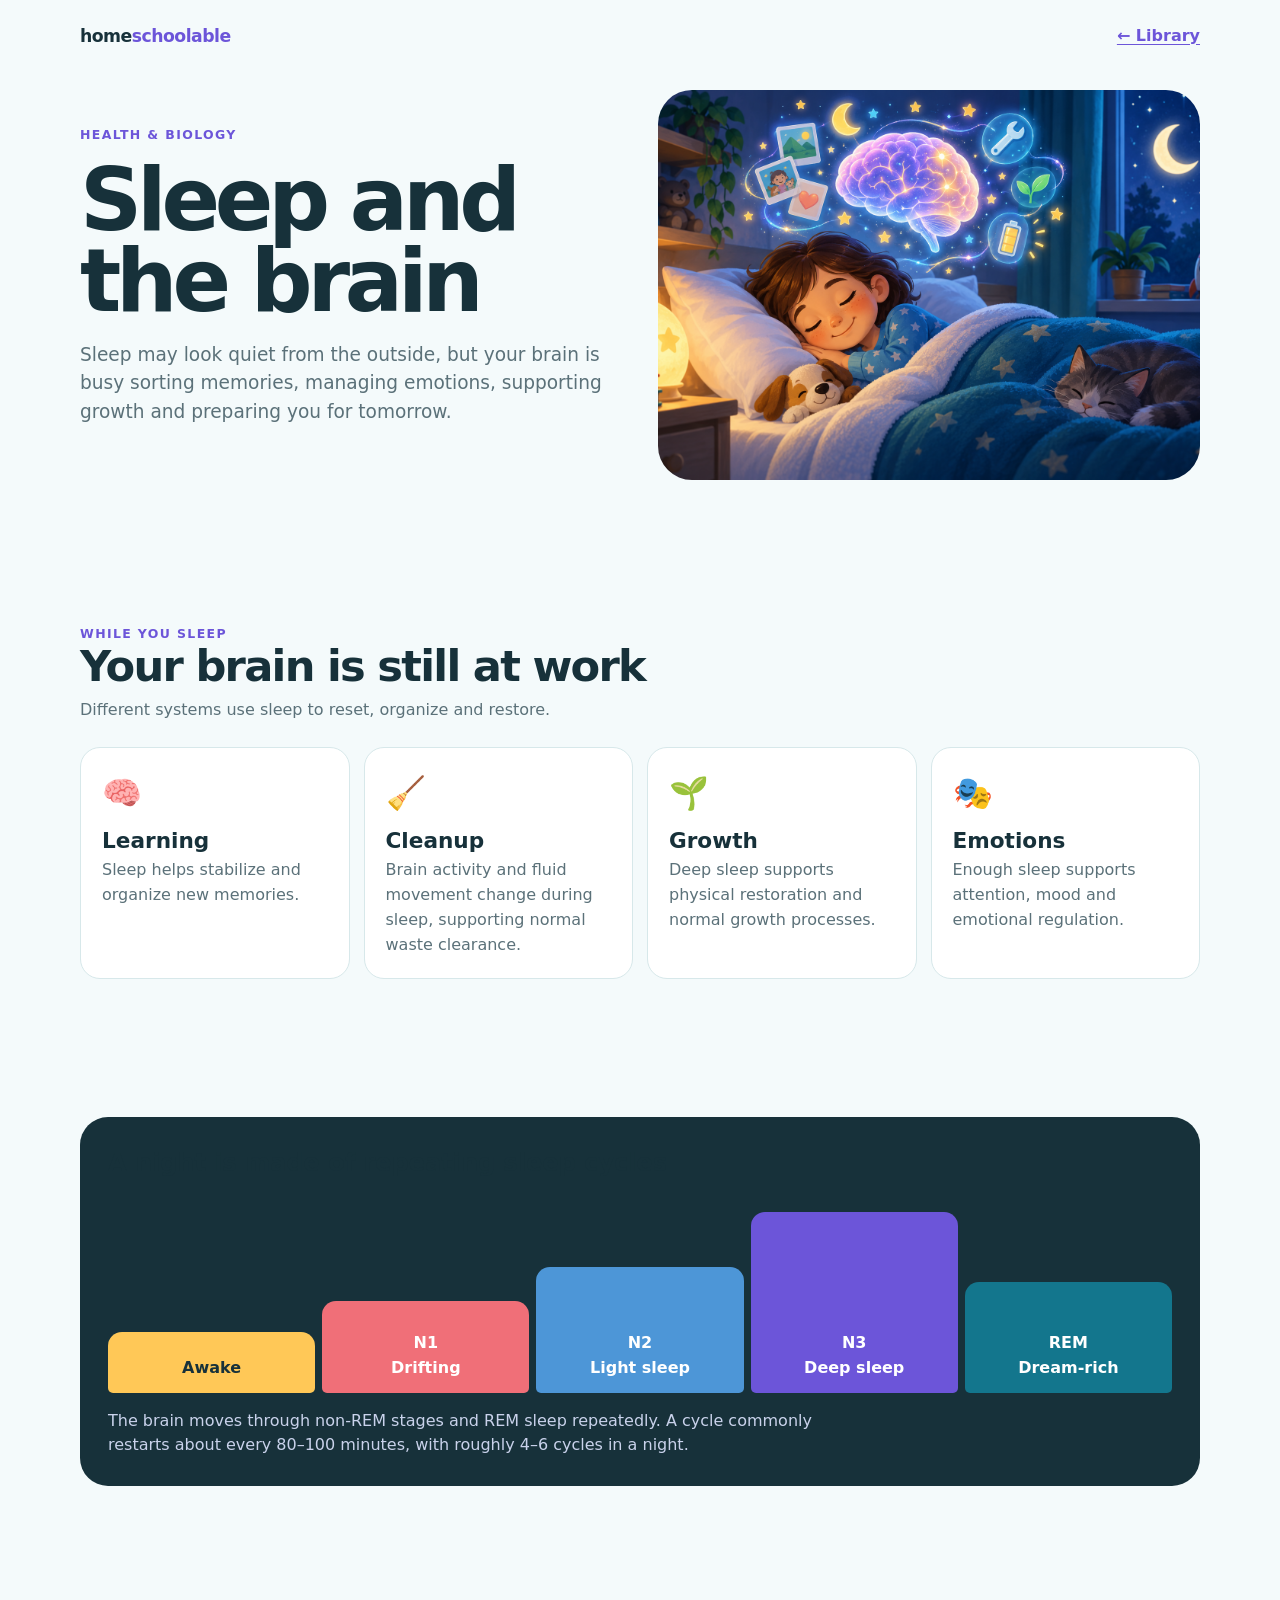
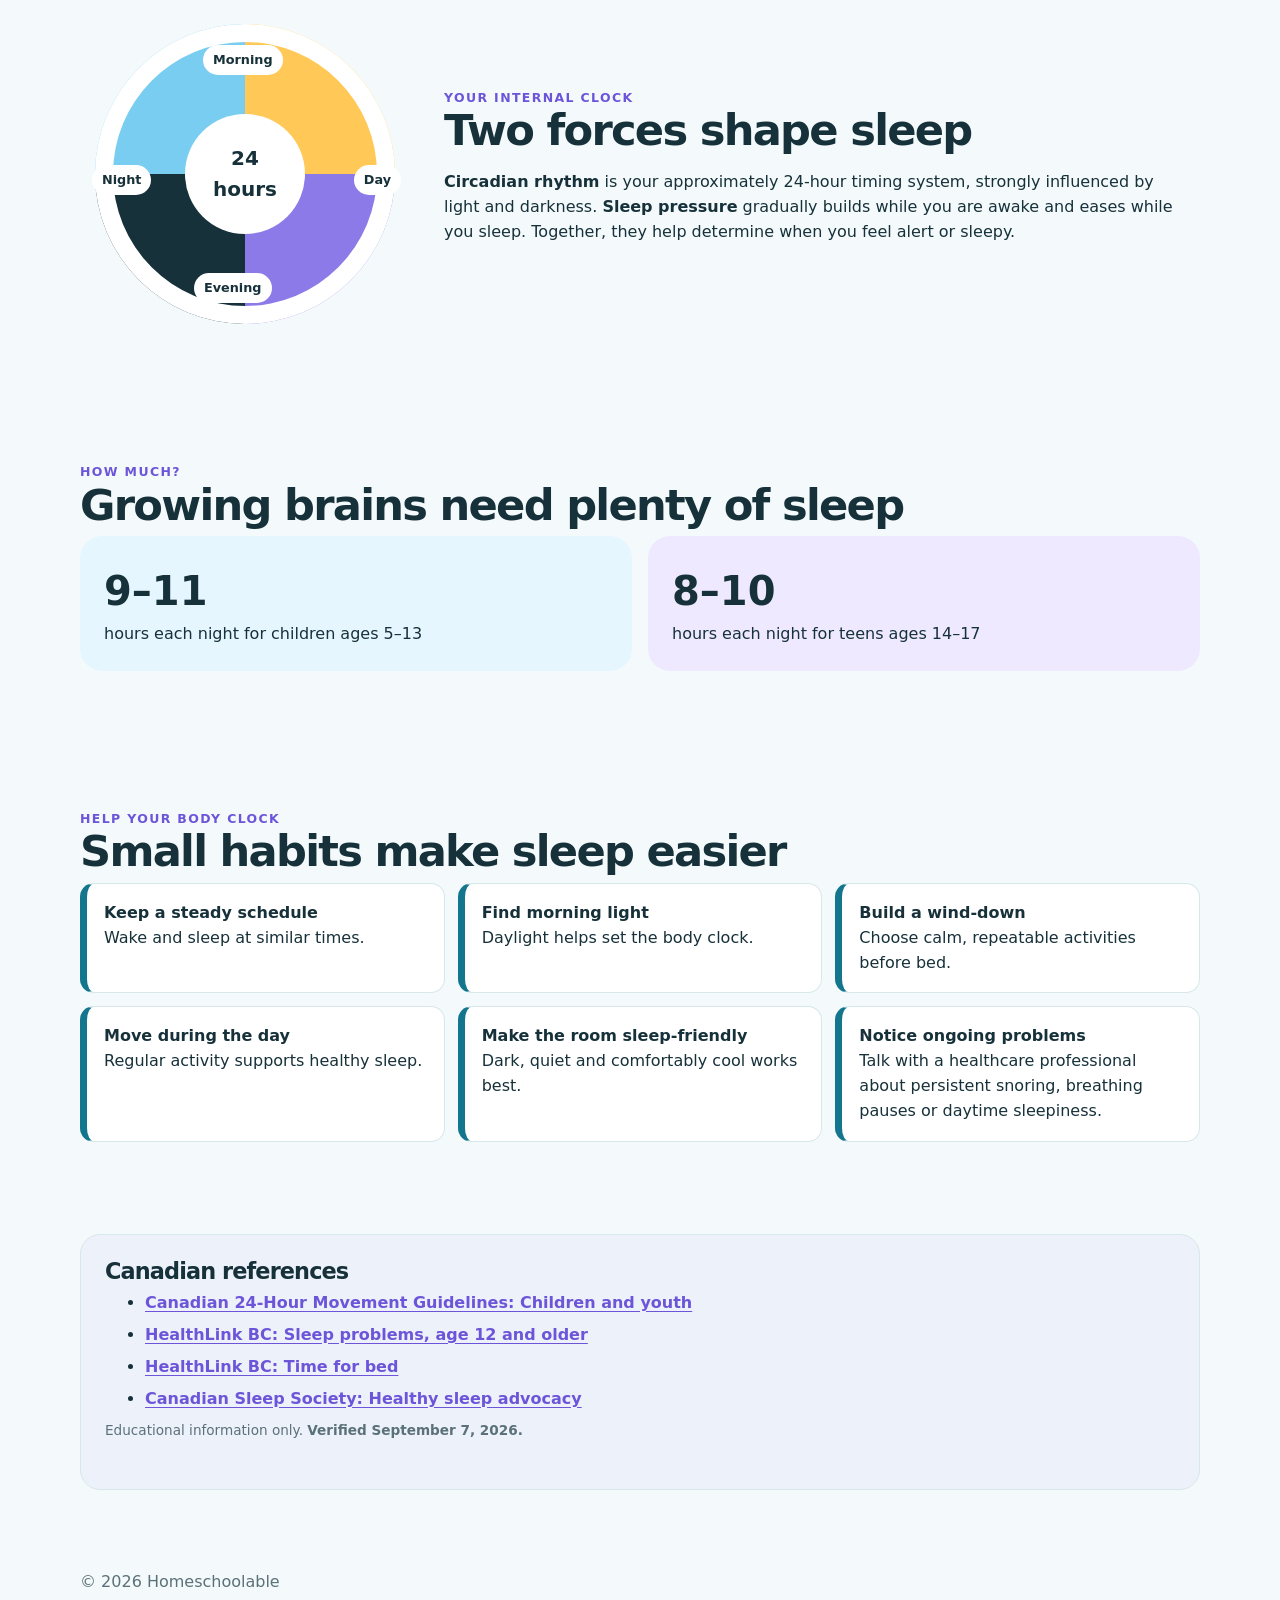
<file: resources/sleep-and-brain.html>
<!doctype html><html lang="en"><head><meta charset="utf-8"><meta name="viewport" content="width=device-width,initial-scale=1"><title>Sleep and the Brain | Homeschoolable</title><meta name="description" content="A colourful family learning module about sleep, the brain, sleep cycles and the body clock.">
<link rel="stylesheet" href="../styles/homeschoolable.css">
<style>
*{box-sizing:border-box}body{margin:0;background:var(--paper);color:var(--ink);font:16px/1.55 system-ui,sans-serif}a{color:var(--purple);font-weight:750;text-underline-offset:3px}.wrap{width:min(1120px,calc(100% - 30px));margin:auto}.top{display:flex;justify-content:space-between;padding:22px 0}.brand{text-decoration:none;color:var(--navy);font-size:1.08rem}.brand span{color:var(--purple)}
.hero{display:grid;grid-template-columns:1fr 1fr;gap:35px;align-items:center;padding:18px 0 52px}.eyebrow{color:var(--purple);font-weight:850;text-transform:uppercase;letter-spacing:.11em;font-size:.78rem}h1{font-size:clamp(2.7rem,7vw,5.4rem);line-height:.94;letter-spacing:-.06em;margin:.18em 0}.hero p{font-size:1.16rem;color:var(--muted);max-width:590px}.hero-art{background:linear-gradient(145deg,#dff4ff,#eee8ff 55%,#fff0c9);border-radius:34px;overflow:hidden;min-height:390px;display:grid;place-items:center}.hero-art img{display:block;width:100%;height:100%;object-fit:cover}
.section{padding:46px 0}.section h2{font-size:clamp(1.8rem,4vw,2.7rem);letter-spacing:-.04em;margin:0 0 8px}.section>p{color:var(--muted);margin:0 0 24px}.cards{display:grid;grid-template-columns:repeat(4,1fr);gap:14px}.card{background:var(--card);border:1px solid var(--line);border-radius:20px;padding:21px}.icon{font-size:2rem}.card h3{margin:10px 0 4px}.card p{margin:0;color:var(--muted)}
.cycle{background:var(--navy);color:white;border-radius:28px;padding:28px;overflow:hidden}.cycle h3{font-size:1.5rem;margin:0 0 20px}.track{display:grid;grid-template-columns:repeat(5,1fr);gap:7px;align-items:end;height:190px}.stage{border-radius:14px 14px 5px 5px;padding:12px 8px;text-align:center;font-weight:800;display:flex;align-items:end;justify-content:center}.awake{height:32%;background:var(--yellow);color:var(--navy)}.n1{height:48%;background:var(--coral)}.n2{height:66%;background:var(--blue)}.n3{height:95%;background:var(--purple)}.rem{height:58%;background:var(--teal)}.cycle-note{color:#c9d2eb;margin:16px 0 0}
.clock-grid{display:grid;grid-template-columns:330px 1fr;gap:34px;align-items:center}.clock{width:300px;aspect-ratio:1;border-radius:50%;margin:auto;background:conic-gradient(var(--yellow) 0 25%,#8b7ae8 25% 50%,var(--navy) 50% 75%,#79cdf0 75% 100%);position:relative;box-shadow:inset 0 0 0 18px white}.clock:after{content:"24\A hours";white-space:pre;position:absolute;inset:30%;border-radius:50%;background:white;display:grid;place-items:center;text-align:center;font-weight:850;font-size:1.25rem}.clock-label{position:absolute;background:white;border-radius:999px;padding:5px 10px;font-size:.8rem;font-weight:800}.morning{top:7%;left:36%}.day{right:-2%;top:47%}.evening{bottom:7%;left:33%}.night{left:-1%;top:47%}
.needs{display:grid;grid-template-columns:1fr 1fr;gap:16px}.need{border-radius:22px;padding:24px}.need:first-child{background:#e5f6ff}.need:last-child{background:#eee9ff}.need strong{font-size:2.5rem;display:block}.habits{display:grid;grid-template-columns:repeat(3,1fr);gap:13px}.habit{background:white;border:1px solid var(--line);border-left:7px solid var(--teal);padding:17px;border-radius:14px}.sources{background:#edf1fa;padding:24px;border-radius:20px}.sources h2{font-size:1.4rem}.sources ul{margin:8px 0}.review{font-size:.85rem;color:var(--muted)}footer{padding:34px 0;color:var(--muted)}
@media(max-width:800px){.hero,.clock-grid{grid-template-columns:1fr}.cards{grid-template-columns:1fr 1fr}.hero-art{min-height:280px}.clock-grid{gap:22px}}@media(max-width:520px){.cards,.needs,.habits{grid-template-columns:1fr}.cycle{padding:18px}.stage{font-size:.77rem;padding:8px 3px}.clock{width:260px}}
</style></head><body><div class="wrap"><nav class="top"><a class="brand" href="../index.html">home<span>schoolable</span></a><a href="../index.html">← Library</a></nav>
<header class="hero"><div><div class="eyebrow">Health & biology</div><h1>Sleep and the brain</h1><p>Sleep may look quiet from the outside, but your brain is busy sorting memories, managing emotions, supporting growth and preparing you for tomorrow.</p></div><div class="hero-art"><img src="sleep-brain-hero.png" alt="Colourful illustration of a child sleeping while the brain organizes memories and restores energy"></div></header>
<main><section class="section"><div class="eyebrow">While you sleep</div><h2>Your brain is still at work</h2><p>Different systems use sleep to reset, organize and restore.</p><div class="cards"><article class="card"><div class="icon">🧠</div><h3>Learning</h3><p>Sleep helps stabilize and organize new memories.</p></article><article class="card"><div class="icon">🧹</div><h3>Cleanup</h3><p>Brain activity and fluid movement change during sleep, supporting normal waste clearance.</p></article><article class="card"><div class="icon">🌱</div><h3>Growth</h3><p>Deep sleep supports physical restoration and normal growth processes.</p></article><article class="card"><div class="icon">🎭</div><h3>Emotions</h3><p>Enough sleep supports attention, mood and emotional regulation.</p></article></div></section>
<section class="section"><div class="cycle"><h3>A night is made of repeating sleep cycles</h3><div class="track" aria-label="Simplified sleep stages from awake through REM"><div class="stage awake">Awake</div><div class="stage n1">N1<br>Drifting</div><div class="stage n2">N2<br>Light sleep</div><div class="stage n3">N3<br>Deep sleep</div><div class="stage rem">REM<br>Dream-rich</div></div><p class="cycle-note">The brain moves through non-REM stages and REM sleep repeatedly. A cycle commonly restarts about every 80–100 minutes, with roughly 4–6 cycles in a night.</p></div></section>
<section class="section clock-grid"><div class="clock" role="img" aria-label="Twenty-four-hour body clock divided into morning, day, evening and night"><span class="clock-label morning">Morning</span><span class="clock-label day">Day</span><span class="clock-label evening">Evening</span><span class="clock-label night">Night</span></div><div><div class="eyebrow">Your internal clock</div><h2>Two forces shape sleep</h2><p><strong>Circadian rhythm</strong> is your approximately 24-hour timing system, strongly influenced by light and darkness. <strong>Sleep pressure</strong> gradually builds while you are awake and eases while you sleep. Together, they help determine when you feel alert or sleepy.</p></div></section>
<section class="section"><div class="eyebrow">How much?</div><h2>Growing brains need plenty of sleep</h2><div class="needs"><div class="need"><strong>9–11</strong>hours each night for children ages 5–13</div><div class="need"><strong>8–10</strong>hours each night for teens ages 14–17</div></div></section>
<section class="section"><div class="eyebrow">Help your body clock</div><h2>Small habits make sleep easier</h2><div class="habits"><div class="habit"><strong>Keep a steady schedule</strong><br>Wake and sleep at similar times.</div><div class="habit"><strong>Find morning light</strong><br>Daylight helps set the body clock.</div><div class="habit"><strong>Build a wind-down</strong><br>Choose calm, repeatable activities before bed.</div><div class="habit"><strong>Move during the day</strong><br>Regular activity supports healthy sleep.</div><div class="habit"><strong>Make the room sleep-friendly</strong><br>Dark, quiet and comfortably cool works best.</div><div class="habit"><strong>Notice ongoing problems</strong><br>Talk with a healthcare professional about persistent snoring, breathing pauses or daytime sleepiness.</div></div></section>
<section class="section sources"><h2>Canadian references</h2><ul><li><a href="https://csepguidelines.ca/guidelines/children-youth/">Canadian 24-Hour Movement Guidelines: Children and youth</a></li><li><a href="https://www.healthlinkbc.ca/healthwise/sleep-problems-age-12-and-older">HealthLink BC: Sleep problems, age 12 and older</a></li><li><a href="https://www.healthlinkbc.ca/healthlinkbc-files/time-bed">HealthLink BC: Time for bed</a></li><li><a href="https://css-scs.ca/advocacy/">Canadian Sleep Society: Healthy sleep advocacy</a></li></ul><p class="review">Educational information only. <strong>Verified September 7, 2026.</strong></p></section></main><footer>© 2026 Homeschoolable</footer></div></body></html>
</file>
<file: styles/homeschoolable.css>
/*
 * Homeschoolable shared design system
 * Use these tokens and components on every new learning page.
 */
:root{
  --ink:#17313a;
  --navy:#17313a;
  --muted:#5b7179;
  --paper:#f4fafb;
  --panel:#fff;
  --card:#fff;
  --line:#d7e8ea;
  --brand:#13768d;
  --teal:#13768d;
  --blue:#4d96d7;
  --blue2:#dff3f8;
  --purple:#6c55d9;
  --coral:#f06f78;
  --yellow:#ffc857;
  --gold:#ffc857;
  --green:#53a86b;
  --soft:#e4f4f7;
  --pain:#f14f64;
  --warn:#fff1c9;
  --radius-sm:14px;
  --radius:18px;
  --radius-lg:24px;
  --shadow:0 12px 35px rgba(23,49,58,.08);
  --content-width:1120px;
}

*{box-sizing:border-box}
html{scroll-behavior:smooth}
body{margin:0;background:var(--paper);color:var(--ink);font:16px/1.55 system-ui,-apple-system,BlinkMacSystemFont,"Segoe UI",sans-serif}
img{max-width:100%}
a{color:var(--brand);font-weight:750;text-underline-offset:3px}
a:hover{text-decoration-thickness:2px}
a:focus-visible,button:focus-visible{outline:3px solid var(--yellow);outline-offset:3px}
h1,h2,h3{color:var(--ink)}
h1{font-size:clamp(2.6rem,7vw,5.2rem);line-height:.96;letter-spacing:-.06em}
h2{font-size:clamp(1.8rem,4vw,2.7rem);line-height:1.08;letter-spacing:-.04em}
p{max-width:72ch}

.wrap,.shell,.site-container{width:min(var(--content-width),calc(100% - 30px));margin-inline:auto}
.site-header{background:var(--panel);border-bottom:1px solid var(--line);position:sticky;top:0;z-index:50}
.top,.site-nav{display:flex;align-items:center;justify-content:space-between;gap:20px;min-height:72px;padding:0;position:relative}
.brand{color:var(--ink);font-size:1.12rem;font-weight:850;letter-spacing:-.03em;text-decoration:none}
.brand span{color:var(--brand)}
.desktop-nav{display:flex;align-items:center;gap:22px}.desktop-nav>a:not(.schedule-link){color:var(--muted);text-decoration:none}.desktop-nav a[aria-current="page"]{color:var(--ink)}
.schedule-link,.primary-button{display:inline-flex;align-items:center;justify-content:center;background:var(--ink);color:#fff;border-radius:999px;padding:10px 16px;text-decoration:none;font-weight:850}.schedule-link:hover,.primary-button:hover{background:var(--brand)}
.menu-button{display:none;width:44px;height:44px;border:1px solid var(--line);border-radius:13px;background:#fff;place-items:center;cursor:pointer}
.menu-icon,.menu-icon::before,.menu-icon::after{display:block;width:20px;height:2px;background:var(--ink);border-radius:4px;content:"";transition:.18s}.menu-icon{position:relative}.menu-icon::before{position:absolute;top:-6px}.menu-icon::after{position:absolute;top:6px}.menu-button[aria-expanded="true"] .menu-icon{background:transparent}.menu-button[aria-expanded="true"] .menu-icon::before{top:0;transform:rotate(45deg)}.menu-button[aria-expanded="true"] .menu-icon::after{top:0;transform:rotate(-45deg)}
.mobile-menu{position:absolute;right:0;top:62px;width:min(320px,calc(100vw - 30px));background:#fff;border:1px solid var(--line);border-radius:18px;padding:10px;box-shadow:var(--shadow)}.mobile-menu[hidden]{display:none}.mobile-menu a{display:block;color:var(--ink);padding:12px 14px;border-radius:11px;text-decoration:none}.mobile-menu a:hover,.mobile-menu a:focus-visible{background:var(--blue2)}
.eyebrow,.section-label{color:var(--brand);font-size:.78rem;font-weight:850;letter-spacing:.12em;text-transform:uppercase}
.section,.content-section{margin-block:46px}
.section>p,.content-section>p,.lead{color:var(--muted)}

.card,.info-card{background:var(--card);border:1px solid var(--line);border-radius:var(--radius);padding:22px}
.card-grid{display:grid;grid-template-columns:repeat(3,minmax(0,1fr));gap:16px}
.tag,.pill{display:inline-flex;align-items:center;width:max-content;border-radius:999px;background:var(--blue2);color:var(--brand);font-size:.78rem;font-weight:850;padding:4px 10px}
.callout{background:var(--card);border:1px solid var(--line);border-left:7px solid var(--brand);border-radius:var(--radius-sm);padding:16px}
.alert,.warning{background:var(--warn);border-radius:var(--radius-sm);padding:16px}

.sources,.reference-panel{background:var(--card);border:1px solid var(--line);border-radius:var(--radius);padding:22px}
.sources h2,.reference-panel h2{font-size:1.5rem;margin-top:0}
.sources li,.reference-panel li{margin:.45rem 0}
.verified,.review,.source-date{color:var(--muted);font-size:.9rem}
footer,.site-footer{padding:28px 0;color:var(--muted)}
.footer-content{display:flex;justify-content:space-between;gap:18px;flex-wrap:wrap}.footer-content a{color:var(--muted)}
.home-hero{display:grid;grid-template-columns:1.35fr .65fr;gap:44px;align-items:center;padding-block:90px 78px}.home-hero h1,.library-intro h1,.contact-main h1{margin:.18em 0}.hero-actions{display:flex;align-items:center;gap:18px;flex-wrap:wrap;margin-top:28px}.text-link{color:var(--ink)}
.stack{background:var(--ink);color:#fff;border-radius:var(--radius);padding:24px 26px 28px;transform:rotate(1.5deg);box-shadow:12px 12px 0 var(--gold)}.stack strong,.library-note strong{font-size:1.3rem}.stack p{color:#d9e5e8;margin:.25rem 0 0}
.stickers{display:flex;align-items:center;gap:9px;margin-bottom:18px;pointer-events:none}.sticker{display:grid;place-items:center;background:#fff;color:var(--ink);border:3px solid #fff;border-radius:12px;width:45px;height:45px;font-size:1.45rem;line-height:1;box-shadow:0 4px 10px rgba(0,0,0,.18)}.sticker:nth-child(1){transform:rotate(-7deg)}.sticker:nth-child(2){transform:rotate(5deg);background:var(--yellow)}.sticker:nth-child(3){transform:rotate(-3deg);background:var(--blue2)}.sticker:nth-child(4){transform:rotate(7deg);background:#ffe3e6}
.welcome-band{background:var(--blue2);padding-block:54px}.welcome-grid{display:grid;grid-template-columns:.8fr 1.2fr;gap:44px;align-items:center}.welcome-grid h2{margin:.2em 0}.welcome-grid p{font-size:1.1rem;color:var(--muted);margin:0}
.home-paths{padding-block:66px}.section-head{display:flex;justify-content:space-between;align-items:end;gap:20px;margin:0 0 20px}.section-head h2{margin:.15em 0 0}.section-head p{color:var(--muted);margin:0}.grid{display:grid;grid-template-columns:repeat(3,minmax(0,1fr));gap:18px}.card{min-height:218px;display:flex;flex-direction:column}.card h3{font-size:1.35rem;line-height:1.2;margin:20px 0 7px}.card p{color:var(--muted);margin:0 0 22px}.card a{margin-top:auto}.path-icon{font-size:1.8rem}.path-card h3{margin-top:14px}
.principles{margin-bottom:72px;background:var(--blue2);border-radius:var(--radius);padding:30px;display:grid;grid-template-columns:.7fr 1.3fr;gap:26px}.principles h2{margin:0}.principles ul{margin:0;padding-left:20px;display:grid;gap:8px}
.library-main{padding-block:70px}.library-intro{max-width:780px;margin-bottom:58px}.library-note{margin-top:54px;background:var(--ink);color:#fff;border-radius:var(--radius);padding:24px 26px;display:flex;gap:28px;align-items:center}.library-note .stickers{margin:0;flex-shrink:0}.library-note p{color:#d9e5e8;margin:.2rem 0 0}
.contact-main{min-height:calc(100vh - 150px);display:flex;flex-direction:column;justify-content:center;align-items:flex-start;padding-block:80px}.contact-main .lead{max-width:680px;margin-bottom:28px}

@media(max-width:760px){
  .card-grid{grid-template-columns:1fr}
  .desktop-nav{display:none}.menu-button{display:grid}.home-hero,.welcome-grid,.principles{grid-template-columns:1fr}.home-hero{padding-block:54px;gap:32px}.stack{transform:none;margin-inline:8px}.grid{grid-template-columns:1fr}.section-head{align-items:start;flex-direction:column}.library-main{padding-block:50px}.library-note{align-items:flex-start;flex-direction:column}.library-note .stickers{margin-bottom:4px}
}

/* Shared learning-module shell
 * New interactive modules should use these components before adding page-specific CSS.
 */
button,textarea{font:inherit}
.module-main{padding-top:28px}
.module-hero{background:var(--ink);color:#fff;border-radius:30px;padding:clamp(28px,6vw,66px);display:grid;grid-template-columns:1fr .9fr;gap:42px;align-items:center}
.module-hero h1{color:#fff;font-size:clamp(2.8rem,7vw,5.8rem);line-height:.92;margin:.18em 0}
.module-hero p{color:#d7e5e8;font-size:1.1rem}
.module-hero .eyebrow{color:#8de1ed}
.module-quiz{background:#fff;color:var(--ink);border-radius:24px;padding:26px;box-shadow:13px 13px 0 var(--yellow)}
.module-quiz h2{font-size:1.55rem;margin:0 0 18px;line-height:1.18}
.module-choices{display:grid;gap:10px}
.module-choice{display:block;width:100%;background:#fff;color:var(--ink);border:2px solid var(--line);border-radius:14px;padding:13px;text-align:left;font-weight:850;cursor:pointer}
.module-choice:hover,.module-choice:focus-visible{background:var(--blue2);border-color:var(--brand)}
.module-choice.correct{background:#e5f6e9;border-color:var(--green)}
.module-choice.wrong{background:#ffedef;border-color:var(--coral)}
.module-feedback{color:var(--ink)!important;background:var(--blue2);border-radius:13px;padding:14px;margin:16px 0 0}
.module-content{padding-top:1px}
.module-section{margin:62px 0}
.module-section-heading h2{font-size:clamp(2rem,5vw,3.2rem);line-height:1.04;margin:.15em 0}
.module-section-heading p{color:var(--muted);max-width:760px}
.module-badge{display:inline-flex;align-items:center;border-radius:999px;padding:4px 10px;background:var(--blue2);color:var(--brand);font-size:.78rem;font-weight:850}
.module-check{background:var(--ink);color:#fff;border-radius:28px;padding:clamp(24px,5vw,42px)}
.module-check h2{color:#fff;margin-top:0}
.module-check p{color:#d7e5e8}
.module-check textarea{width:100%;min-height:110px;border-radius:14px;border:0;padding:14px}
.module-answer{margin-top:12px;background:#fff;color:var(--ink);border-radius:14px;padding:15px}
.module-answer summary{cursor:pointer;font-weight:850;color:var(--brand)}
.module-mission{margin:60px 0 76px;background:linear-gradient(135deg,#fff1c9,#dff3f8);border-radius:28px;padding:clamp(26px,5vw,48px);display:grid;grid-template-columns:1fr auto;gap:28px;align-items:center}
.module-mission h2{margin:.15em 0}
.module-mission p{color:var(--muted);font-size:1.08rem}
.module-mission a{display:inline-flex;background:var(--ink);color:#fff;border-radius:999px;padding:15px 20px;text-decoration:none;white-space:nowrap}
@media(max-width:800px){
  .module-hero,.module-mission{grid-template-columns:1fr}
  .module-mission a{white-space:normal;justify-content:center}
}

@media(prefers-reduced-motion:reduce){
  html{scroll-behavior:auto}
  *,*::before,*::after{animation-duration:.01ms!important;animation-iteration-count:1!important;transition-duration:.01ms!important}
}

/* Shared module interaction states and accessible destinations. */
.module-answer p{color:var(--ink)}
.module-enter{margin-top:16px;border:0;cursor:pointer}
.module-enter[hidden]{display:none}
.module-choice:disabled{cursor:default}
.module-path{display:flex;flex-wrap:wrap;gap:12px 24px;margin-bottom:20px}
[data-module-opening]{scroll-margin-top:100px}
summary:focus-visible,input:focus-visible,textarea:focus-visible,[data-module-opening]:focus{outline:3px solid var(--yellow);outline-offset:3px}
.video-summary{margin-top:20px}
</file>
<file: styles/premium-planner.css>
.premium-trigger{gap:7px}.mobile-premium{display:block;width:100%;text-align:left;color:var(--ink);padding:12px 14px;border:0;border-radius:11px;background:transparent;font:inherit;font-weight:750;text-decoration:none}.mobile-premium:hover,.mobile-premium:focus-visible{background:var(--blue2)}
.premium-card{position:relative;overflow:hidden;background:linear-gradient(145deg,#f2f5f6,#e7ecee);border-color:#cfd9dc}.premium-card>*:not(.premium-lock):not(.premium-badge){filter:grayscale(.45);opacity:.76}.premium-card::after{content:"";position:absolute;inset:0;background:rgba(244,250,251,.12);pointer-events:none}.premium-lock{position:absolute;right:17px;top:16px;width:44px;height:44px;border-radius:50%;display:grid;place-items:center;background:var(--ink);color:#fff;font-size:1.1rem;z-index:2;box-shadow:0 7px 18px rgba(23,49,58,.16)}.premium-badge{position:relative;z-index:2;display:inline-flex;width:max-content;border-radius:999px;background:#e3e8ea;color:var(--muted);padding:5px 10px;font-size:.73rem;font-weight:900;text-transform:uppercase;letter-spacing:.06em}.premium-card-link{position:relative;z-index:2;margin-top:auto;color:var(--brand);font-weight:850;text-underline-offset:3px}
.planner-hero{padding:78px 0 72px;background:linear-gradient(180deg,#f4fafb 0%,#e8f5f7 100%)}.planner-hero-grid{display:grid;grid-template-columns:1.05fr .95fr;gap:54px;align-items:center}.planner-hero h1{font-size:clamp(3rem,6.8vw,5.6rem);margin:.18em 0;max-width:870px}.planner-hero .lead{font-size:1.12rem}.planner-demo{background:#fff;border:1px solid var(--line);border-radius:24px;padding:20px;box-shadow:16px 16px 0 var(--yellow);transform:rotate(1.2deg)}.demo-top{display:flex;justify-content:space-between;align-items:end;border-bottom:2px solid var(--ink);padding-bottom:12px;margin-bottom:12px}.demo-top span{color:var(--muted);font-size:.78rem;font-weight:800}.demo-top strong{font-size:1.15rem}.demo-tabs{display:flex;gap:6px;margin-bottom:10px}.demo-tabs span{background:#edf3f4;color:var(--muted);padding:5px 9px;border-radius:999px;font-size:.73rem;font-weight:850}.demo-tabs .active{background:var(--ink);color:#fff;box-shadow:0 3px 0 var(--yellow)}.demo-row{display:grid;grid-template-columns:58px 1fr 88px;gap:8px;align-items:center;padding:12px;margin:7px 0;border-radius:11px;border-left:7px solid var(--brand)}.demo-row b{font-size:.82rem}.demo-row span{font-size:.84rem;font-weight:750}.demo-row span:last-child{color:var(--muted);font-size:.73rem}.demo-row.blue{background:#e3f4f8;border-left-color:#4d96d7}.demo-row.green{background:#e5f4e8;border-left-color:#53a86b}.demo-row.gold{background:#fff1c9;border-left-color:#ffc857}.demo-note{text-align:center;color:var(--muted);font-weight:850;font-size:.82rem;padding-top:10px}
.planner-intro{display:grid;grid-template-columns:.85fr 1.15fr;gap:50px;align-items:start;padding:72px 0 30px}.planner-intro h2{margin:.18em 0}.planner-intro p{font-size:1.1rem;color:var(--muted);margin-top:8px}.feature-grid{display:grid;grid-template-columns:repeat(3,1fr);gap:16px;padding-bottom:72px}.feature-card{background:#fff;border:1px solid var(--line);border-radius:20px;padding:23px;min-height:235px}.feature-card h3{font-size:1.2rem;margin:12px 0 7px}.feature-card p{color:var(--muted);margin:0}.feature-icon{font-size:1.7rem}
.planner-band{background:var(--ink);color:#fff;padding:66px 0}.planner-band-grid{display:grid;grid-template-columns:.85fr 1.15fr;gap:56px;align-items:start}.planner-band h2{color:#fff;margin:.18em 0}.planner-band p{color:#d7e5e8}.planner-band .eyebrow{color:#8de1ed}.view-list{display:grid;grid-template-columns:1fr 1fr;gap:12px}.view-list div{background:rgba(255,255,255,.08);border:1px solid rgba(255,255,255,.14);border-radius:15px;padding:16px}.view-list strong,.view-list span{display:block}.view-list span{color:#cfe0e3;font-size:.9rem;margin-top:3px}
.planner-flex{display:grid;grid-template-columns:1.2fr .8fr;gap:46px;align-items:center;padding:76px 0}.planner-flex h2{margin:.18em 0}.planner-flex-copy p{color:var(--muted);font-size:1.05rem}.flex-note{background:var(--blue2);border-radius:22px;padding:26px;box-shadow:10px 10px 0 var(--yellow)}.flex-note>span{font-size:2rem;font-weight:900}.flex-note strong{display:block;font-size:1.3rem;margin-top:9px}.flex-note p{color:var(--muted);margin-bottom:0}
.print-section{display:grid;grid-template-columns:1fr 1fr;gap:54px;align-items:center;padding:0 0 78px}.print-section h2{margin:.18em 0}.print-section p{color:var(--muted);font-size:1.05rem}.print-sheet{background:#fff;border:1px solid #bccdd1;box-shadow:0 12px 35px rgba(23,49,58,.1);padding:22px;min-height:270px;transform:rotate(-1deg)}.sheet-title{font-weight:900;letter-spacing:.1em;font-size:.85rem;border-bottom:3px solid var(--ink);padding-bottom:8px}.sheet-columns{display:grid;grid-template-columns:repeat(5,1fr);margin-top:12px}.sheet-columns span{text-align:center;font-size:.66rem;font-weight:900;color:var(--muted);border-right:1px solid var(--line)}.sheet-columns span:last-child{border-right:0}.sheet-lines{height:170px;margin-top:7px;background:repeating-linear-gradient(to bottom,transparent 0,transparent 27px,var(--line) 28px),repeating-linear-gradient(to right,transparent 0,transparent calc(20% - 1px),var(--line) 20%)}
.interest-band{background:var(--blue2);padding:65px 0}.interest-grid{display:grid;grid-template-columns:1fr 1fr;gap:54px;align-items:center}.interest-grid h2{margin:.18em 0}.interest-grid p{color:var(--muted)}.interest-form{background:#fff;border:1px solid var(--line);border-radius:20px;padding:22px;display:grid;gap:9px}.interest-form label{font-weight:850}.interest-form input[type="email"]{width:100%;border:1px solid var(--line);border-radius:12px;padding:13px 14px;font:inherit}.interest-form .primary-button{border:0;cursor:pointer;margin-top:3px}.form-note{font-size:.82rem!important;margin:0}.honeypot{position:absolute!important;left:-10000px!important;width:1px!important;height:1px!important;overflow:hidden!important}
@media(max-width:860px){.planner-hero-grid,.planner-intro,.planner-band-grid,.planner-flex,.print-section,.interest-grid{grid-template-columns:1fr}.feature-grid{grid-template-columns:1fr 1fr}.planner-demo{transform:none;max-width:620px}.planner-intro{gap:15px}.planner-band-grid{gap:28px}.print-section{gap:28px}}
@media(max-width:600px){.planner-hero{padding:50px 0}.planner-hero h1{font-size:clamp(2.7rem,14vw,4rem)}.feature-grid,.view-list{grid-template-columns:1fr}.demo-row{grid-template-columns:50px 1fr 70px}.planner-intro,.planner-flex{padding-top:52px}.feature-grid{padding-bottom:54px}.planner-demo{box-shadow:8px 8px 0 var(--yellow)}.premium-lock{right:14px;top:14px}}
</file>
